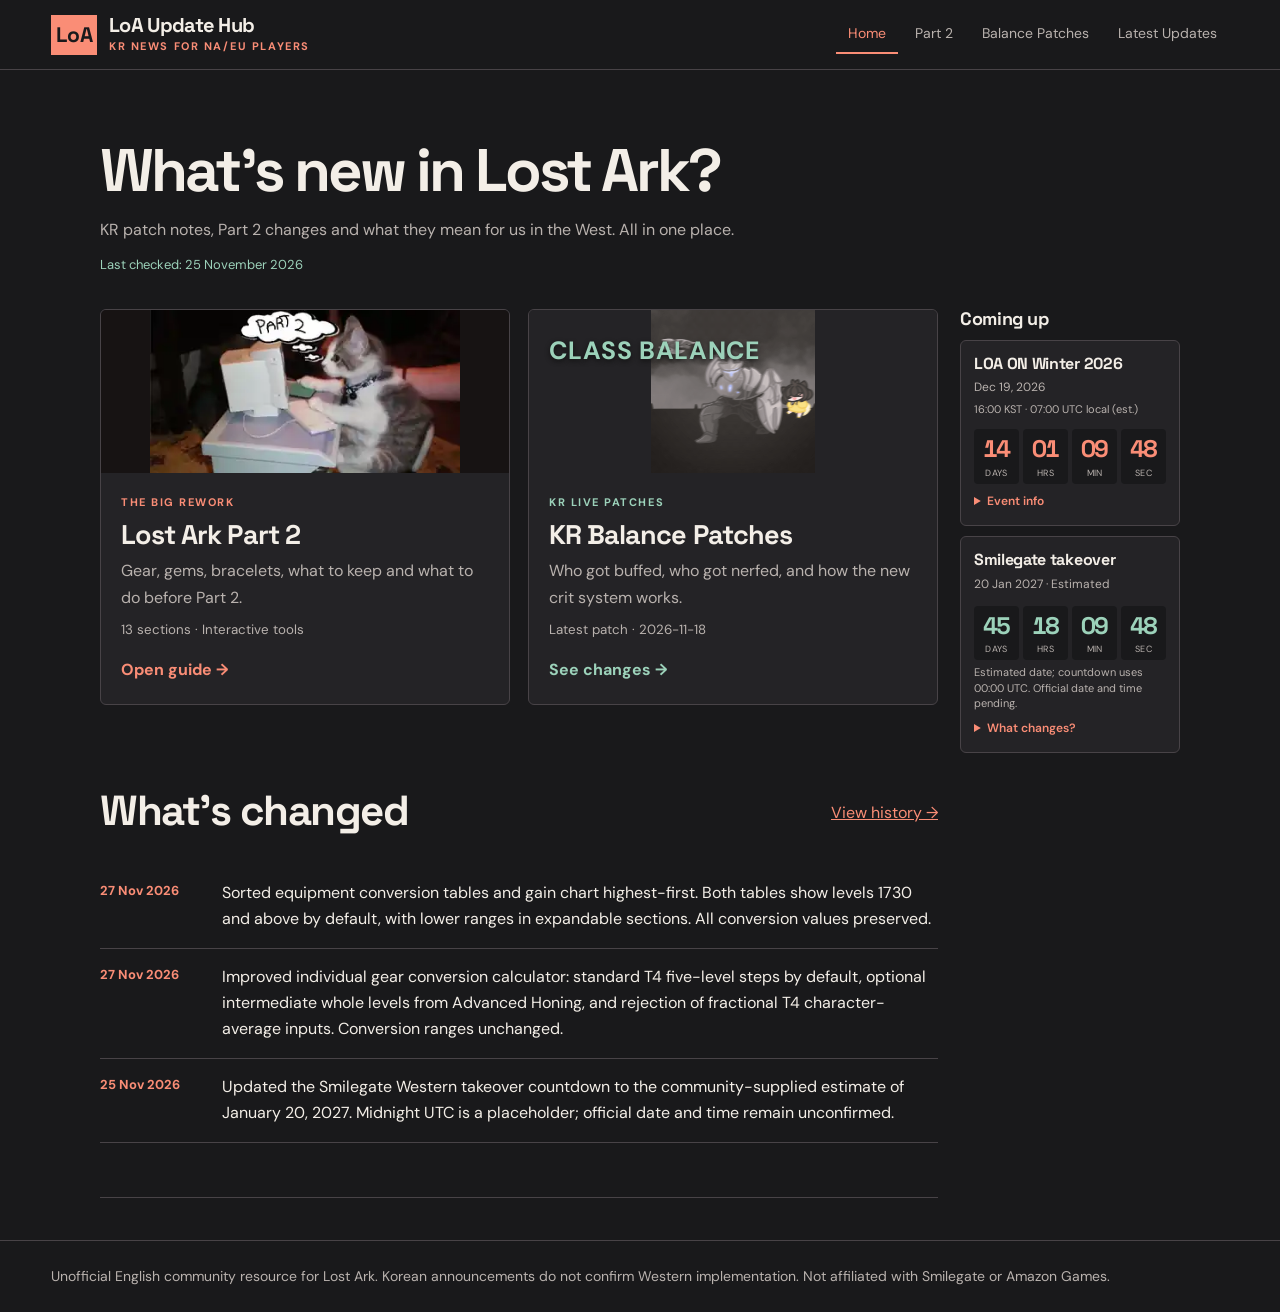
<file: index.html>
<!doctype html><html lang="en"><head><meta charset="utf-8"><meta name="viewport" content="width=device-width,initial-scale=1"><title>LoA Update Hub</title><meta name="description" content="Unofficial English translations and summaries of Korean Lost Ark developer notes for Western players. Part 2 guide, balance patches and update history."><meta property="og:type" content="website"><meta property="og:site_name" content="LoA Update Hub"><meta property="og:title" content="LoA Update Hub"><meta property="og:description" content="Unofficial English translations and summaries of Korean Lost Ark developer notes for Western players. Part 2 guide, balance patches and update history."><meta name="twitter:card" content="summary"><meta name="twitter:title" content="LoA Update Hub"><meta name="twitter:description" content="Unofficial English translations and summaries of Korean Lost Ark developer notes for Western players. Part 2 guide, balance patches and update history."><meta name="theme-color" content="#fa8d76"><link rel="preconnect" href="https://fonts.googleapis.com"><link rel="preconnect" href="https://fonts.gstatic.com" crossorigin><link rel="stylesheet" href="https://fonts.googleapis.com/css2?family=DM+Sans:wght@400;500;600;700&family=Space+Grotesk:wght@400;500;600;700&display=swap" media="print" onload="this.media='all'"><noscript><link rel="stylesheet" href="https://fonts.googleapis.com/css2?family=DM+Sans:wght@400;500;600;700&family=Space+Grotesk:wght@400;500;600;700&display=swap"></noscript><style id="site-styles" data-css-version="332e49f4f9a3">
:root{color-scheme:dark;--bg:#19191b;--panel:#242326;--raised:#2d2b2e;--ink:#f3eee7;--muted:#b9b2ae;--accent:#fa8d76;--line:#484347;--green:#9cd2ba;--violet:#c1adff}*{box-sizing:border-box}html{scroll-behavior:smooth;scroll-padding-top:100px}body{margin:0;background:var(--bg);color:var(--ink);font:16px/1.65 'DM Sans',system-ui,sans-serif}h1,h2,h3,.brand,.num{font-family:'Space Grotesk',system-ui,sans-serif;line-height:1.15;letter-spacing:-.035em}h1{font-size:clamp(44px,7vw,88px);margin:12px 0;letter-spacing:-.07em}h2{font-size:clamp(27px,3.6vw,42px);margin:8px 0 14px}h3{font-size:21px;margin:0 0 15px}a{color:var(--accent)}header{position:sticky;top:0;z-index:5;background:var(--bg);border-bottom:1px solid var(--line)}.mast{max-width:1440px;margin:auto;padding:14px clamp(18px,4vw,60px);display:flex;align-items:center;gap:14px}.mark{width:40px;height:40px;background:var(--accent);color:var(--bg);display:grid;place-items:center;font:700 29px 'Space Grotesk',sans-serif}.brand{font-size:20px;font-weight:700}.eyebrow{font-size:11px;font-weight:700;text-transform:uppercase;letter-spacing:.14em;color:var(--accent)}.muted,small{color:var(--muted)}.source{margin-left:auto;font-size:13px}.layout{max-width:1440px;margin:auto;display:grid;grid-template-columns:230px minmax(0,1fr);gap:48px;padding:36px clamp(18px,4vw,60px)}aside{position:sticky;top:100px;align-self:start;max-height:calc(100vh - 120px);overflow:auto;padding-right:8px}nav a{display:block;color:var(--muted);font-size:14px;line-height:1.4;padding:9px 10px;text-decoration:none;border-left:2px solid transparent}nav a:hover,nav a:focus-visible{color:var(--accent);background:var(--panel);border-left-color:var(--accent)}input,select{font:inherit;color:var(--ink);background:var(--bg);border:1px solid var(--line);padding:12px;border-radius:5px;width:100%}input[type=search]{margin:10px 0}input[type=checkbox]{width:auto;accent-color:var(--accent)}:focus-visible{outline:2px solid var(--accent);outline-offset:3px}.hero{padding:14px 0 24px}.stats{display:grid;grid-template-columns:repeat(3,minmax(0,1fr));gap:12px;margin:24px 0}.stat,.metric,.visual,.node{background:var(--panel);border:1px solid var(--line);padding:18px}.num{font-size:clamp(25px,4vw,42px);font-weight:700;color:var(--accent)}.stat .num{display:block}.notice{border-left:3px solid var(--accent);padding:12px 16px;background:var(--panel);font-size:14px}.chapter{border-bottom:1px solid var(--line);padding:38px 0}.chapter p{max-width:82ch}.visual{margin:22px 0 0;padding:clamp(14px,3vw,25px);border-radius:5px}.visual small{display:block;margin-top:12px}.tablewrap{overflow-x:auto;margin:18px 0 0}table{width:100%;border-collapse:collapse;text-align:left;font-size:15px}th,td{padding:12px 10px;vertical-align:top;border-bottom:1px solid var(--line)}th{color:var(--muted);font-size:12px;letter-spacing:.05em;text-transform:uppercase}td:last-child{color:#f5b3a4}.subtable{margin-top:25px}.grid2,.grid3,.grid4{display:grid;gap:10px}.grid2{grid-template-columns:repeat(2,minmax(0,1fr))}.grid3{grid-template-columns:repeat(3,minmax(0,1fr))}.grid4{grid-template-columns:repeat(4,minmax(0,1fr))}.node{padding:12px;text-align:center;background:var(--bg);border-radius:5px;min-width:0}.node strong{display:block;color:var(--ink)}.node .num{font-size:24px}.arrow{font-size:24px;text-align:center;color:var(--accent);line-height:1.5}.equipment{display:grid;grid-template-columns:1fr minmax(50px,130px) 1fr;gap:12px;align-items:center}.slot{border:1px solid var(--line);padding:8px;margin:6px 0;background:var(--bg);border-radius:4px;font-size:14px}.slot.new{border-color:var(--accent);color:var(--accent)}.equipment svg{width:100%;height:auto}.chartrow{display:grid;grid-template-columns:92px 1fr 50px;gap:10px;align-items:center;margin:10px 0;font-variant-numeric:tabular-nums}.track{height:12px;background:var(--bg);border:1px solid var(--line);border-radius:3px;overflow:hidden}.fill{height:100%;background:var(--accent)}.metric{padding:12px;background:var(--bg);border-radius:4px}.metric small{margin:0}.metric .num{font-size:clamp(22px,3vw,32px)}.metrics{margin:14px 0}.stone-row{display:grid;grid-template-columns:110px repeat(5,minmax(0,1fr));gap:5px;align-items:center;margin:8px 0;font-size:13px}.stone{padding:8px 2px;background:var(--bg);text-align:center;border:1px solid var(--line);border-radius:4px;font-weight:700}.stone.active{background:#335044;color:#d6f5e4;border-color:#527566}.stone.partial{background:#514348;color:#ffd0c5;border-color:#805c59}.gem-icon{font-size:23px;color:var(--violet);letter-spacing:3px}.bound{color:var(--muted)}.task{display:flex;gap:12px;align-items:flex-start;padding:11px 0;border-bottom:1px solid var(--line)}.task input{margin-top:7px}.task:has(input:checked) span{color:var(--muted);text-decoration:line-through}.history p{padding:10px 0;border-bottom:1px solid var(--line)}footer{max-width:1440px;margin:auto;padding:24px clamp(18px,4vw,60px);font-size:14px;color:var(--muted)}details summary{cursor:pointer;color:var(--accent);font-weight:600}[hidden]{display:none!important}@media(max-width:850px){.layout{grid-template-columns:1fr;gap:20px}aside{position:static;max-height:none}nav{display:grid;grid-template-columns:1fr 1fr}.hero{padding-top:0}.source{display:none}}@media(max-width:500px){.stats{gap:5px}.stat{padding:10px}.stat .num{font-size:23px}.grid4{grid-template-columns:repeat(2,minmax(0,1fr))}.grid3{grid-template-columns:repeat(2,minmax(0,1fr))}.equipment{gap:5px}.slot{padding:5px;font-size:12px}.stone-row{grid-template-columns:85px repeat(5,minmax(0,1fr));gap:3px;font-size:12px}.chartrow{grid-template-columns:70px 1fr 40px}.chapter{padding:28px 0}th,td{padding:8px;font-size:13px}}
@media(max-width:500px){.brand{font-size:16px}.mast .eyebrow{font-size:10px;letter-spacing:.08em}.mark{flex-shrink:0}}
.update-note{border:1px solid var(--line);border-left:3px solid var(--green);background:var(--panel);padding:14px 18px;margin:20px 0}.update-note .eyebrow{color:var(--green)}.update-note p{margin:5px 0 0;color:var(--ink);font-size:14px}
.chapter > h3{margin-top:24px}#balance-filter{margin:8px 0 12px;max-width:320px}
.balance-tabs{display:flex;flex-wrap:wrap;gap:8px;margin:18px 0}.balance-tabs button{font:inherit;font-size:14px;padding:10px 14px;background:var(--panel);color:var(--ink);border:1px solid var(--line);border-radius:4px;cursor:pointer}.balance-tabs button.active{color:var(--bg);background:var(--accent);border-color:var(--accent);font-weight:700}.balance-filters{display:grid;grid-template-columns:repeat(2,minmax(0,1fr));gap:12px;margin:12px 0 20px}.balance-filters select{margin-top:5px}#balance .tablewrap{max-width:100%}#balance .tablewrap table{min-width:540px}#balance h3{margin-top:18px}
.balance-legend{display:flex;flex-wrap:wrap;gap:8px;margin:12px 0}.balance-label{display:inline-block;font-weight:700;font-size:13px;line-height:1.4;padding:3px 7px;border-radius:4px;background:var(--raised);color:var(--muted);white-space:normal}.balance-label.buff{color:#b5ead0;background:#293e34}.balance-label.nerf{color:#ffb4a5;background:#482e30}.balance-label.mixed{color:#d8c8ff;background:#3b334d}.balance-label.unknown{color:var(--muted);background:transparent}.cumulative-table{min-width:560px!important}.cumulative-table td{min-width:116px}.cumulative-table td small{display:block;margin-top:5px;font-size:12px;line-height:1.45}.cumulative-table td:nth-child(n+3){width:32%;min-width:150px}
.task-copy{display:block;flex:1}.task-copy strong{display:block;font-weight:700;margin-bottom:3px}.task-detail{display:block;font-size:14px;color:var(--muted);line-height:1.6}.source-note{font-size:13px;color:var(--muted)}


/* Hub layout */
.hub-mast{flex-wrap:wrap;gap:12px}.hub-brand{display:flex;align-items:center;gap:12px;text-decoration:none;color:var(--ink)}.hub-brand .mark{width:46px;flex-shrink:0;font-size:21px}.hub-nav{display:flex;flex-wrap:wrap;gap:5px;margin-left:auto;align-items:center}.hub-nav a{border:0;border-bottom:2px solid transparent;border-radius:0;padding:9px 12px;font-size:14px}.hub-nav a[aria-current=page]{color:var(--accent);border-bottom-color:var(--accent)}.hub-main{max-width:1200px;margin:auto;padding:42px clamp(18px,5vw,60px)}.hub-hero{padding:18px 0 30px}.hub-hero h1{font-size:clamp(40px,6.5vw,76px);max-width:16ch}.hub-hero p{max-width:75ch}.review-line{color:var(--green);font-size:13px}.hub-cards{display:grid;grid-template-columns:repeat(2,minmax(0,1fr));gap:18px;margin:12px 0 36px}.hub-card{display:flex;flex-direction:column;background:var(--panel);border:1px solid var(--line);border-radius:6px;overflow:hidden;color:var(--ink);text-decoration:none;transition:border-color .15s,transform .15s}.hub-card:hover{border-color:var(--accent);transform:translateY(-2px)}.hub-card.balance-card:hover{border-color:var(--green)}.hub-card svg{width:100%;height:auto;display:block}.hub-card-body{padding:20px;display:flex;flex:1;flex-direction:column;gap:8px}.hub-card-body h2{font-size:27px;margin:0}.hub-card-body p{margin:0;color:var(--muted)}.hub-card-body .card-action{margin-top:auto;padding-top:8px;color:var(--accent);font-weight:700}.balance-card .eyebrow,.balance-card .card-action{color:var(--green)}.update-head{display:flex;align-items:center;justify-content:space-between;gap:12px}.update-list{padding:0;list-style:none}.update-list li{border-bottom:1px solid var(--line);padding:15px 0;display:grid;grid-template-columns:110px 1fr;gap:12px}.update-list time{color:var(--accent);font-size:13px;font-weight:700}.page-intro{max-width:78ch;color:var(--muted)}.hub-main .chapter:first-child{padding-top:0}.hub-main #balance>h2{font-size:clamp(36px,5vw,64px)}.hub-main #balance .balance-tabs{margin-top:26px}.hub-main .balance-tabs button{flex:0 1 auto}.hub-main .balance-filters{max-width:700px}.hub-main #balance .tablewrap{overflow-x:auto}.hub-main #balance .tablewrap table{min-width:580px}.hub-main .tablewrap td{overflow-wrap:break-word}.hub-footer{border-top:1px solid var(--line)}@media(max-width:850px){.hub-nav{margin-left:0;width:100%;display:flex}.hub-nav a{padding:7px 10px}.hub-main{padding-top:24px}.hub-mast{padding-top:10px;padding-bottom:8px}html{scroll-padding-top:145px}.layout aside{top:150px}}@media(max-width:600px){.hub-cards{grid-template-columns:1fr}.hub-main{padding:22px 18px}.hub-nav{gap:1px}.hub-nav a{font-size:12px;padding:7px 8px}.update-list li{grid-template-columns:85px 1fr;gap:8px}.hub-card-body{padding:16px}.hub-brand .brand{font-size:18px}.hub-brand .eyebrow{font-size:10px}.hub-main #balance .balance-filters{grid-template-columns:1fr 1fr}}@media(prefers-reduced-motion:reduce){html{scroll-behavior:auto}.hub-card{transition:none}.hub-card:hover{transform:none}}

/* Compact early-roadmap visuals and grouped guide navigation */
#nav .nav-group{margin:8px 0 15px;display:flex;flex-direction:column;gap:2px}#nav .nav-group[hidden],#nav a[hidden]{display:none!important}#nav .nav-group-title{display:block;color:var(--accent);font-size:10px;font-weight:700;letter-spacing:.085em;text-transform:uppercase;padding:6px 8px}#nav .nav-group a{font-size:13px;line-height:1.4;padding:5px 8px}.early-visual{margin:20px 0}.early-grid{display:grid;gap:10px;grid-template-columns:repeat(2,minmax(0,1fr));margin:10px 0}.early-grid-3{grid-template-columns:repeat(3,minmax(0,1fr))}.early-card{background:var(--bg);border:1px solid var(--line);border-top:2px solid var(--accent);border-radius:5px;padding:12px;min-width:0;display:flex;flex-direction:column;gap:6px}.early-color-0{border-top-color:var(--green)}.early-color-2{border-top-color:var(--violet)}.early-card>strong{font-size:15px;line-height:1.3}.early-subtitle{font-size:13px;color:var(--green);font-weight:600}.early-detail,.early-card small{font-size:12px;line-height:1.55;color:var(--muted)}.early-visual>small{font-size:11px;line-height:1.5}.early-visual h4{margin:15px 0 5px;font-size:14px}.season-slots{display:grid;grid-template-columns:repeat(8,minmax(0,1fr));gap:3px}.season-slots span,.early-ranks span{background:var(--raised);text-align:center;color:var(--accent);font-size:13px;border-radius:3px;padding:3px 0}.early-color-0 .season-slots span{color:var(--green)}.early-ranks{display:grid;grid-template-columns:repeat(7,minmax(0,1fr));gap:4px;margin:10px 0}.early-ranks span{color:var(--green);font-weight:700}.early-details{margin:12px 0;padding:10px;border:1px solid var(--line);border-radius:5px}.early-details summary{font-size:13px;cursor:pointer;color:var(--accent)}.early-details p{font-size:12px;margin:8px 0;color:var(--muted)}@media(max-width:720px){.early-grid-3{grid-template-columns:1fr}}@media(max-width:420px){.early-grid-2{grid-template-columns:1fr}}
</style><script>(function(){var h=location.hash.slice(1);if(!h||h==='top'||h==='latest')return;var route=h==='balance'?'balance/':h==='history'||h==='updates'?'updates/':['overview','equipment','conversion','materials','sidereal','accessories','stones','gems','combat','raids','life','checklist','impact','sources','calculators'].includes(h)?'part-2/':null;if(route)location.replace(route+location.search+(route==='part-2/'?(h==='calculators'?'#conversion':location.hash):''));})();</script><style>
.home-grid{display:grid;grid-template-columns:minmax(0,1fr) 220px;gap:22px;align-items:start}.home-content{min-width:0}.home-content .hub-cards{margin-top:0}.hub-hero{padding:12px 0 24px}.hub-hero h1{font-size:clamp(36px,5vw,60px);max-width:none;letter-spacing:-.05em}.hub-hero p{margin:10px 0}.milestones{min-width:0;align-self:start;position:static;padding:0;margin:0;background:none;border:0;width:auto}.milestones>h2{font-size:18px;margin:0 0 10px;letter-spacing:-.02em}.milestone-grid{display:grid;gap:10px}.milestone{border:1px solid var(--line);background:var(--panel);padding:13px;border-radius:6px;min-width:0}.milestone h3{font-size:16px;margin:0 0 4px;line-height:1.3;letter-spacing:-.02em}.milestone-date{font-size:12px;color:var(--muted);margin:0}.milestone-clock{display:flex;align-items:baseline;gap:7px;margin:8px 0 4px}.milestone-clock strong{font-family:'Space Grotesk',sans-serif;font-size:30px;line-height:1;color:var(--accent);font-variant-numeric:tabular-nums}.milestone-clock span{font-size:11px;line-height:1.35;color:var(--muted)}.milestone-west .milestone-clock strong{color:var(--green)}.milestone details{margin-top:8px;border:0;padding:0;background:none}.milestone summary{cursor:pointer;color:var(--accent);font-size:12px}.milestone details p,.milestone details ul{font-size:12px;line-height:1.5;color:var(--muted);margin:8px 0}.milestone details ul{padding-left:17px}.milestone .event-source a{display:block;margin:3px 0}.milestone .event-status{font-size:11px;line-height:1.4;color:var(--muted);margin:5px 0}.home-content .hub-card-body h2{font-size:clamp(21px,2.2vw,27px)}@media(max-width:850px){.home-grid{grid-template-columns:1fr;gap:18px}.milestone-grid{grid-template-columns:repeat(2,minmax(0,1fr))}.home-content .hub-cards{margin-bottom:22px}}@media(max-width:420px){.milestone-grid{grid-template-columns:1fr}}
.event-time{display:block;color:var(--muted);font-size:11px;margin-top:2px}.live-clock{display:grid;grid-template-columns:repeat(4,minmax(0,1fr));gap:4px;margin:11px 0 5px;align-items:stretch}.live-clock .time-cell{padding:6px 1px 5px;border-radius:4px;background:var(--bg);text-align:center;min-width:0}.live-clock strong{display:block;font-size:clamp(19px,2vw,24px);line-height:1.15;letter-spacing:-.05em;font-variant-numeric:tabular-nums}.live-clock span{display:block;font-size:9px;text-transform:uppercase;letter-spacing:.035em;margin-top:4px}.milestone .event-status[hidden]{display:none}
</style></head><body data-page="home" data-root="./"><header><div class="mast hub-mast"><a class="hub-brand" href="./"><div class="mark" aria-hidden="true">LoA</div><div><div class="brand">LoA Update Hub</div><div class="eyebrow">KR news for NA/EU players</div></div></a><nav class="hub-nav" aria-label="Main navigation"><a href="./" aria-current="page">Home</a><a href="./part-2/">Part 2</a><a href="./balance/">Balance Patches</a><a href="./updates/">Latest Updates</a></nav></div></header><main class="hub-main" id="top"><div class="hub-hero"><h1>What’s new in Lost Ark?</h1><p class="muted">KR patch notes, Part 2 changes and what they mean for us in the West. All in one place.</p><p class="review-line">Last checked: <span id="review-date">Loading…</span></p></div><div class="home-grid"><div class="home-content"><div class="hub-cards"><a class="hub-card" href="part-2/"><div style="aspect-ratio:600/240;width:100%;overflow:hidden;background:#171313"><img src="[data-uri]" alt="Cat using a computer, thinking about Part 2" style="display:block;width:100%;height:100%;object-fit:contain"></div><div class="hub-card-body"><div class="eyebrow">The big rework</div><h2>Lost Ark Part 2</h2><p>Gear, gems, bracelets, what to keep and what to do before Part 2.</p><small id="guide-count">13 sections · Interactive tools</small><span class="card-action">Open guide →</span></div></a><a class="hub-card balance-card" href="balance/"><div style="position:relative;width:100%;aspect-ratio:600/240;background:#242326;overflow:hidden"><img src="./aeromancer.gif?v=1" alt="Animated Aeromancer and armored knight" style="display:block;width:100%;height:100%;object-fit:contain"><span style="position:absolute;top:12%;left:5%;font-size:clamp(14px,2.3vw,25px);font-weight:700;letter-spacing:.025em;color:#9cd2ba;text-shadow:0 2px 5px #111">CLASS BALANCE</span></div><div class="hub-card-body"><div class="eyebrow">KR live patches</div><h2>KR Balance Patches</h2><p>Who got buffed, who got nerfed, and how the new crit system works.</p><small id="patch-date">Patch history · Class filters</small><span class="card-action">See changes →</span></div></a></div><section class="chapter" id="latest"><div class="update-head"><h2>What’s changed</h2><a href="updates/">View history →</a></div><div id="revisions"><p>Loading updates…</p></div></section></div><aside class="milestones" aria-labelledby="milestones-title"><h2 id="milestones-title">Coming up</h2><div class="milestone-grid">
<article class="milestone"><h3>LOA ON Winter 2026</h3><p class="milestone-date"><time datetime="2026-12-19T16:00:00+09:00">Dec 19, 2026</time><span class="event-time" id="winter-local">16:00 KST (estimated)</span></p><div class="milestone-clock live-clock" id="winter-clock" data-target="2026-12-19T16:00:00+09:00" role="timer" aria-label="Time remaining"><div class="time-cell"><strong id="winter-d">--</strong><span>Days</span></div><div class="time-cell"><strong id="winter-h">--</strong><span>Hrs</span></div><div class="time-cell"><strong id="winter-m">--</strong><span>Min</span></div><div class="time-cell"><strong id="winter-s">--</strong><span>Sec</span></div></div><p id="winter-status" class="event-status" hidden></p><details><summary>Event info</summary><p>KINTEX, Ilsan, South Korea. The date is announced; the start time is an estimate based on prior winter events: 2021 at 14:00, 2022 at 15:00, 2023 and 2024 at 16:00, and 2025 at 18:00 (all KST). Using 16:00 KST for now. This is the showcase, not the Part 2 launch.</p><p class="event-source"><a href="https://newsroom.smilegate.com/bbs/board.php?bo_table=inpr&amp;wr_id=247">Smilegate newsroom ↗</a><a href="https://www.inven.co.kr/webzine/news/?news=323100&amp;site=lostark">Broadcast recap ↗</a><a href="https://www.inven.co.kr/board/lostark/4820/5282?iskin=lostark&amp;p=11">2023 event schedule ↗</a><a href="https://www.inven.co.kr/webzine/news/?news=300831">2024 event schedule ↗</a><a href="https://newsroom.smilegate.com/bbs/board.php?bo_table=news&amp;wr_id=2117">2025 official schedule ↗</a><a href="https://www.inven.co.kr/webzine/news/?news=278440">2022 event schedule ↗</a><a href="https://m.inven.co.kr/webzine/wznews.php?idx=266434&amp;l=142930&amp;p=26&amp;site=lostark">2021 event recap ↗</a></p></details></article>
<article class="milestone milestone-west"><h3>Smilegate takeover</h3><p class="milestone-date">20 Jan 2027 · Estimated</p><div class="milestone-clock live-clock" id="west-clock" data-target="2027-01-20T00:00:00Z" role="timer" aria-label="Time remaining"><div class="time-cell"><strong id="west-d">--</strong><span>Days</span></div><div class="time-cell"><strong id="west-h">--</strong><span>Hrs</span></div><div class="time-cell"><strong id="west-m">--</strong><span>Min</span></div><div class="time-cell"><strong id="west-s">--</strong><span>Sec</span></div></div><p id="west-status" class="event-status" hidden></p><p class="event-status">Estimated date; countdown uses 00:00 UTC. Official date and time pending.</p><details><summary>What changes?</summary><p>Smilegate takes over from Amazon Games. The game continues, with plans to gradually close the KR–West update gap.</p><ul><li>Steam accounts, characters, inventory, progression, entitlements and wallet balances carry over for players who did not opt out.</li><li>First login requires linking Steam and accepting Smilegate's Terms of Service.</li><li>Claim wanted mail attachments before maintenance; mail text and chat history do not transfer.</li><li>Lost Ark Support lists November 10, 2026 as the opt-out deadline.</li></ul><p class="event-source"><a href="https://www.playlostark.com/en-us/news/articles/lost-ark-in-the-west">AGS announcement ↗</a><a href="https://store.onstove.com/newadventure">Smilegate letter ↗</a><a href="https://help.playlostark.com/hc/en-us/articles/53804334641307-Data-Transfer-Opt-Out-Opt-Out-Period-Closed">Opt-out info ↗</a></p></details></article></div></aside></div></main><footer class="hub-footer">Unofficial English community resource for Lost Ark. Korean announcements do not confirm Western implementation. Not affiliated with Smilegate or Amazon Games.</footer><script defer src="./app.js?v=a0fa0878231a"></script><script>(function(){const ids=['winter','west'];const target=id=>Date.parse(document.getElementById(id+'-clock').dataset.target);const parts=(end,now)=>{const seconds=Math.max(0,Math.ceil((end-now)/1000));return [Math.floor(seconds/86400),Math.floor(seconds%86400/3600),Math.floor(seconds%3600/60),seconds%60]};const pad=n=>String(n).padStart(2,'0');const date=new Date(target('winter'));const fmt=new Intl.DateTimeFormat(undefined,{hour:'2-digit',minute:'2-digit',timeZoneName:'short',hourCycle:'h23'});const local=document.getElementById('winter-local');local.textContent='16:00 KST · '+fmt.format(date)+' local (est.)';local.title=new Intl.DateTimeFormat(undefined,{dateStyle:'full',timeStyle:'short'}).format(date)+' · estimated start';function update(){const now=Date.now();ids.forEach(id=>{const end=target(id),values=parts(end,now);['d','h','m','s'].forEach((unit,i)=>{const el=document.getElementById(id+'-'+unit);const value=pad(values[i]);if(el.textContent!==value)el.textContent=value});const status=document.getElementById(id+'-status');status.hidden=now<end;if(!status.hidden)status.textContent=id==='winter'?'Estimated start time reached; check the official schedule.':'Estimated takeover date reached; check official announcements.'})}update();setInterval(update,1000);document.addEventListener('visibilitychange',update)})();</script></body></html>
</file>
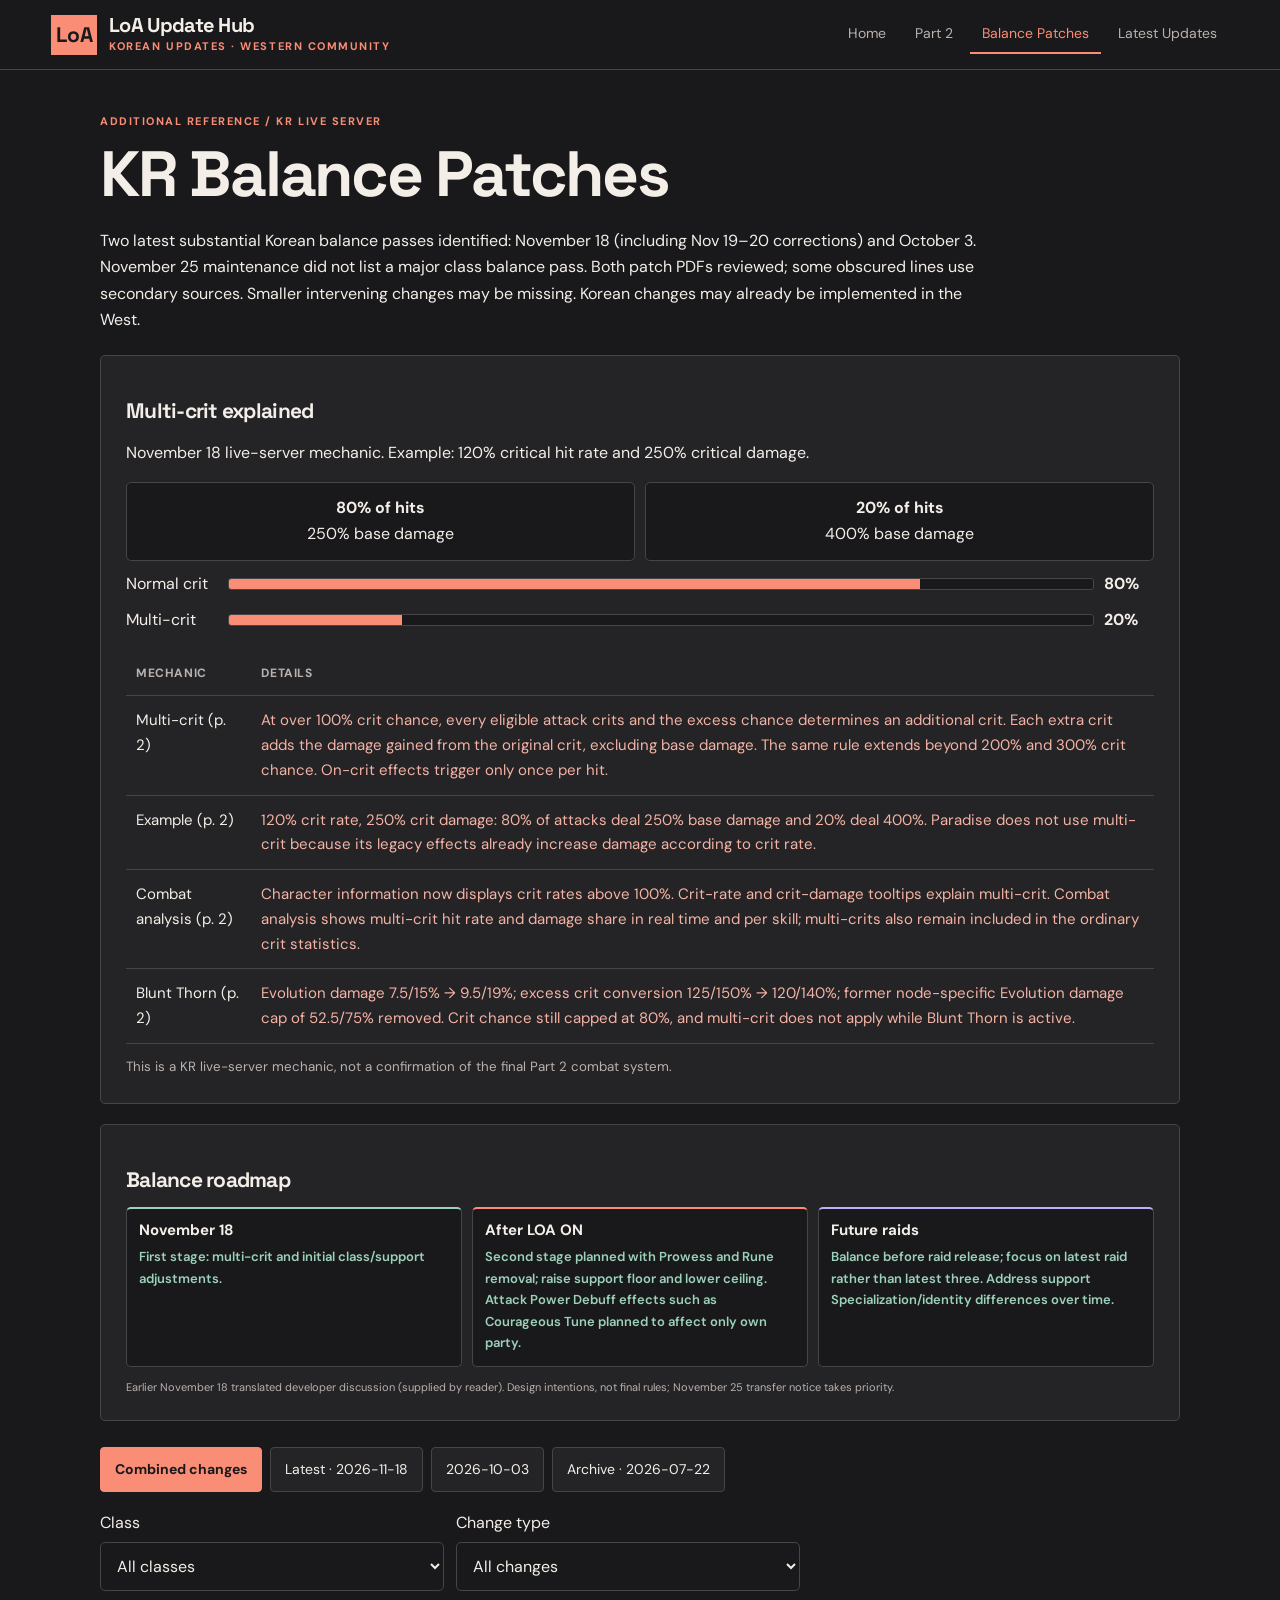
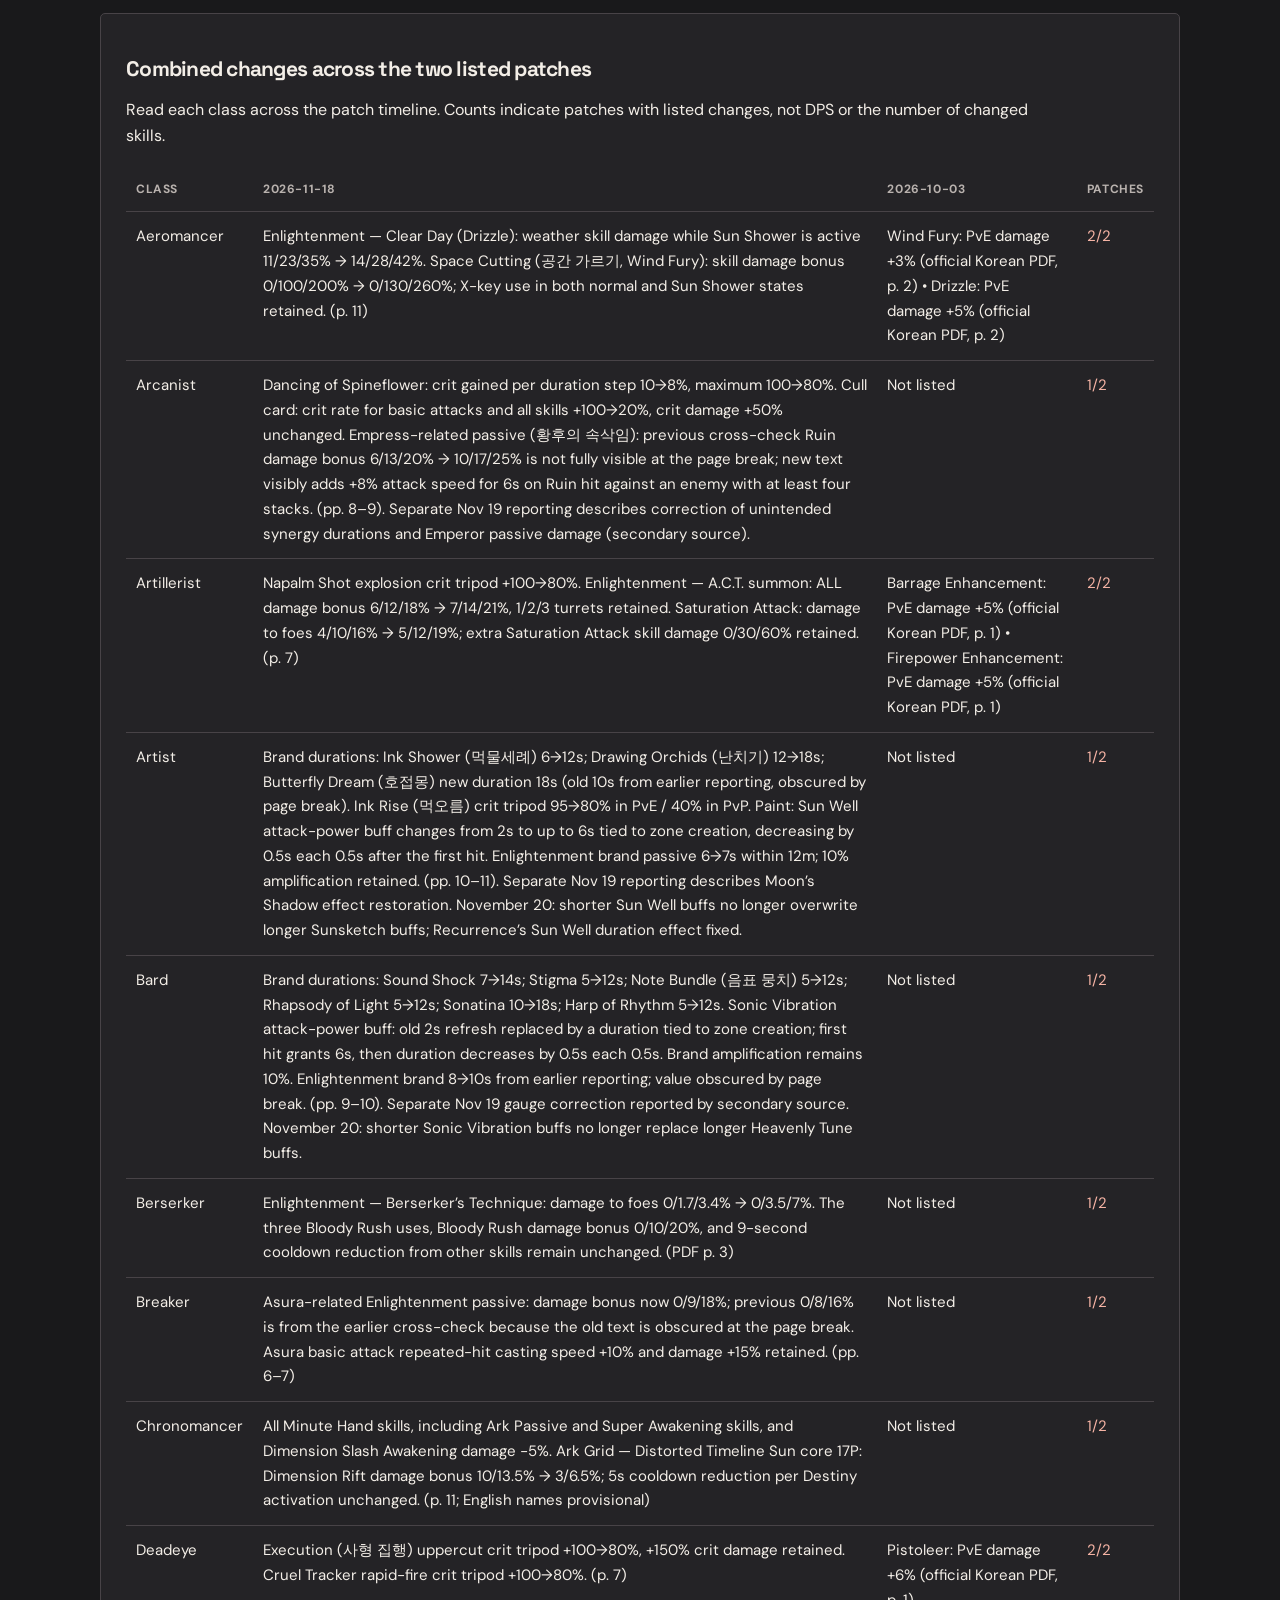
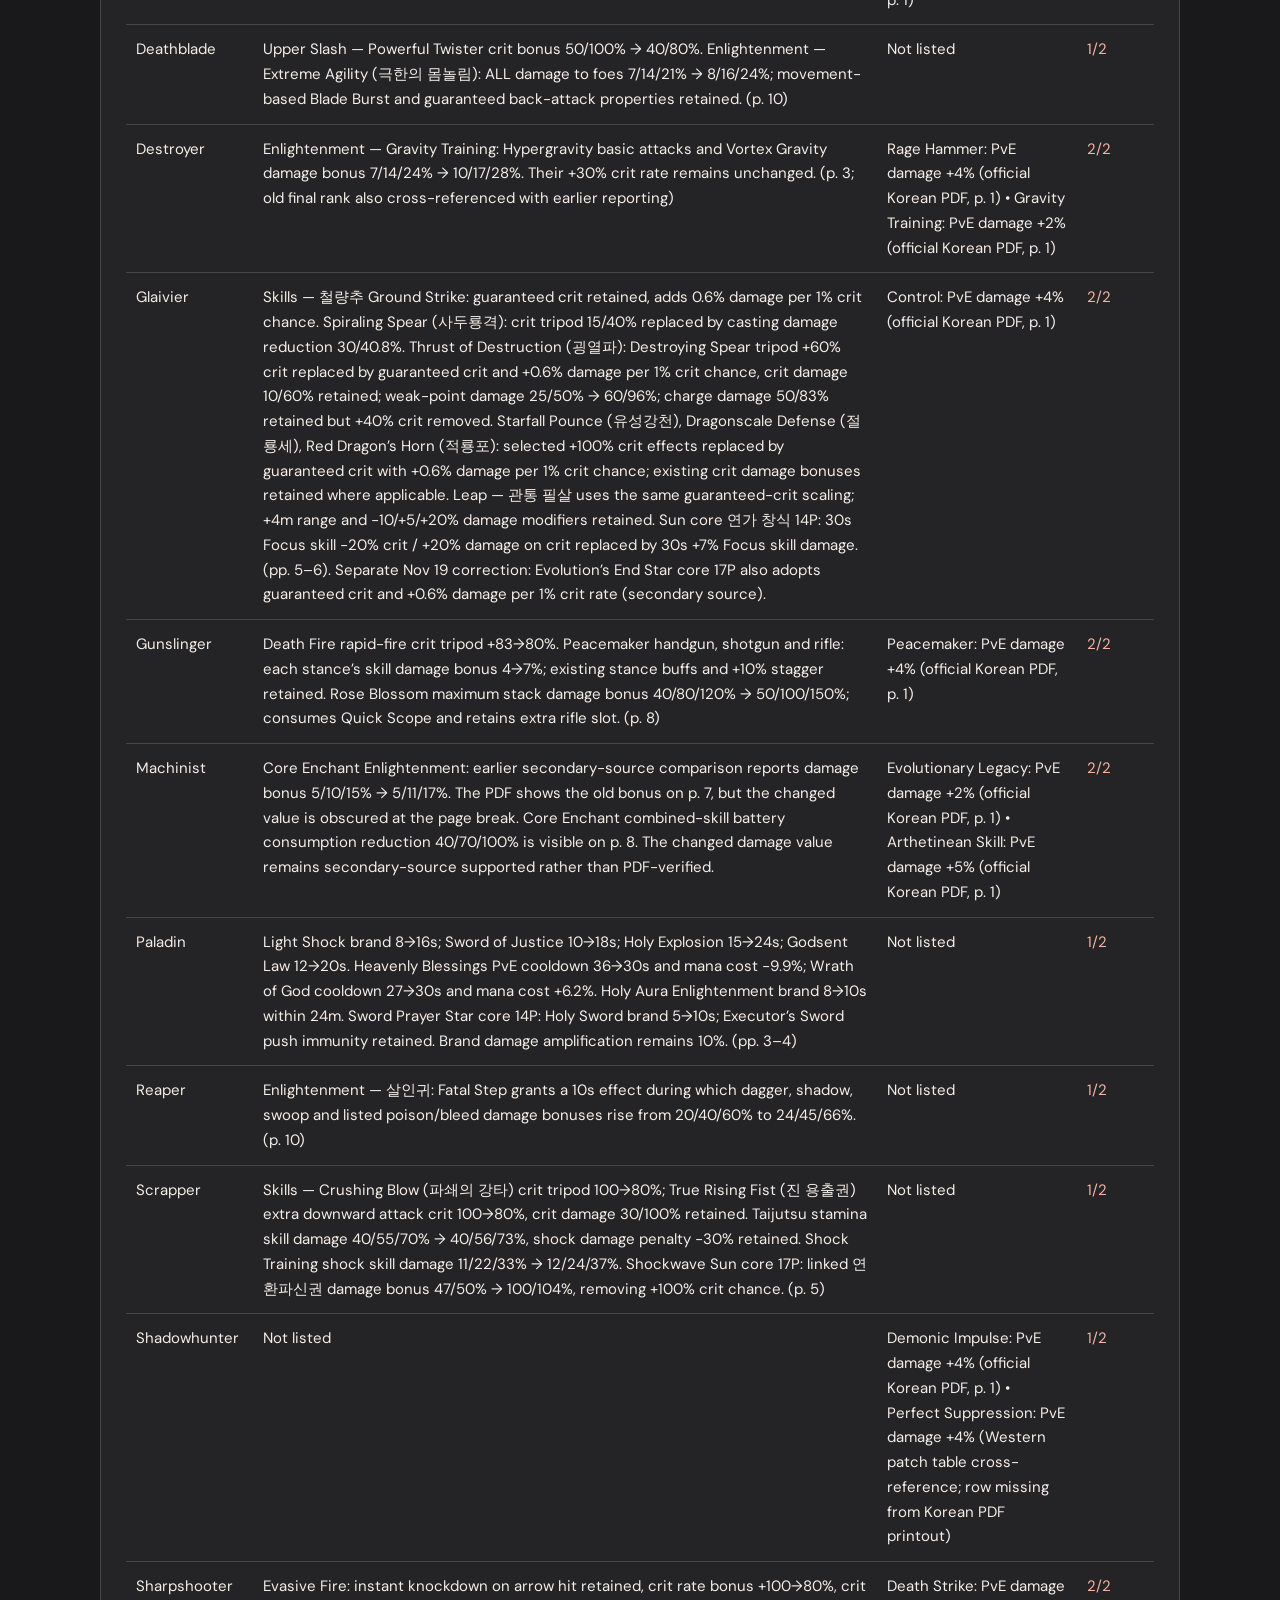
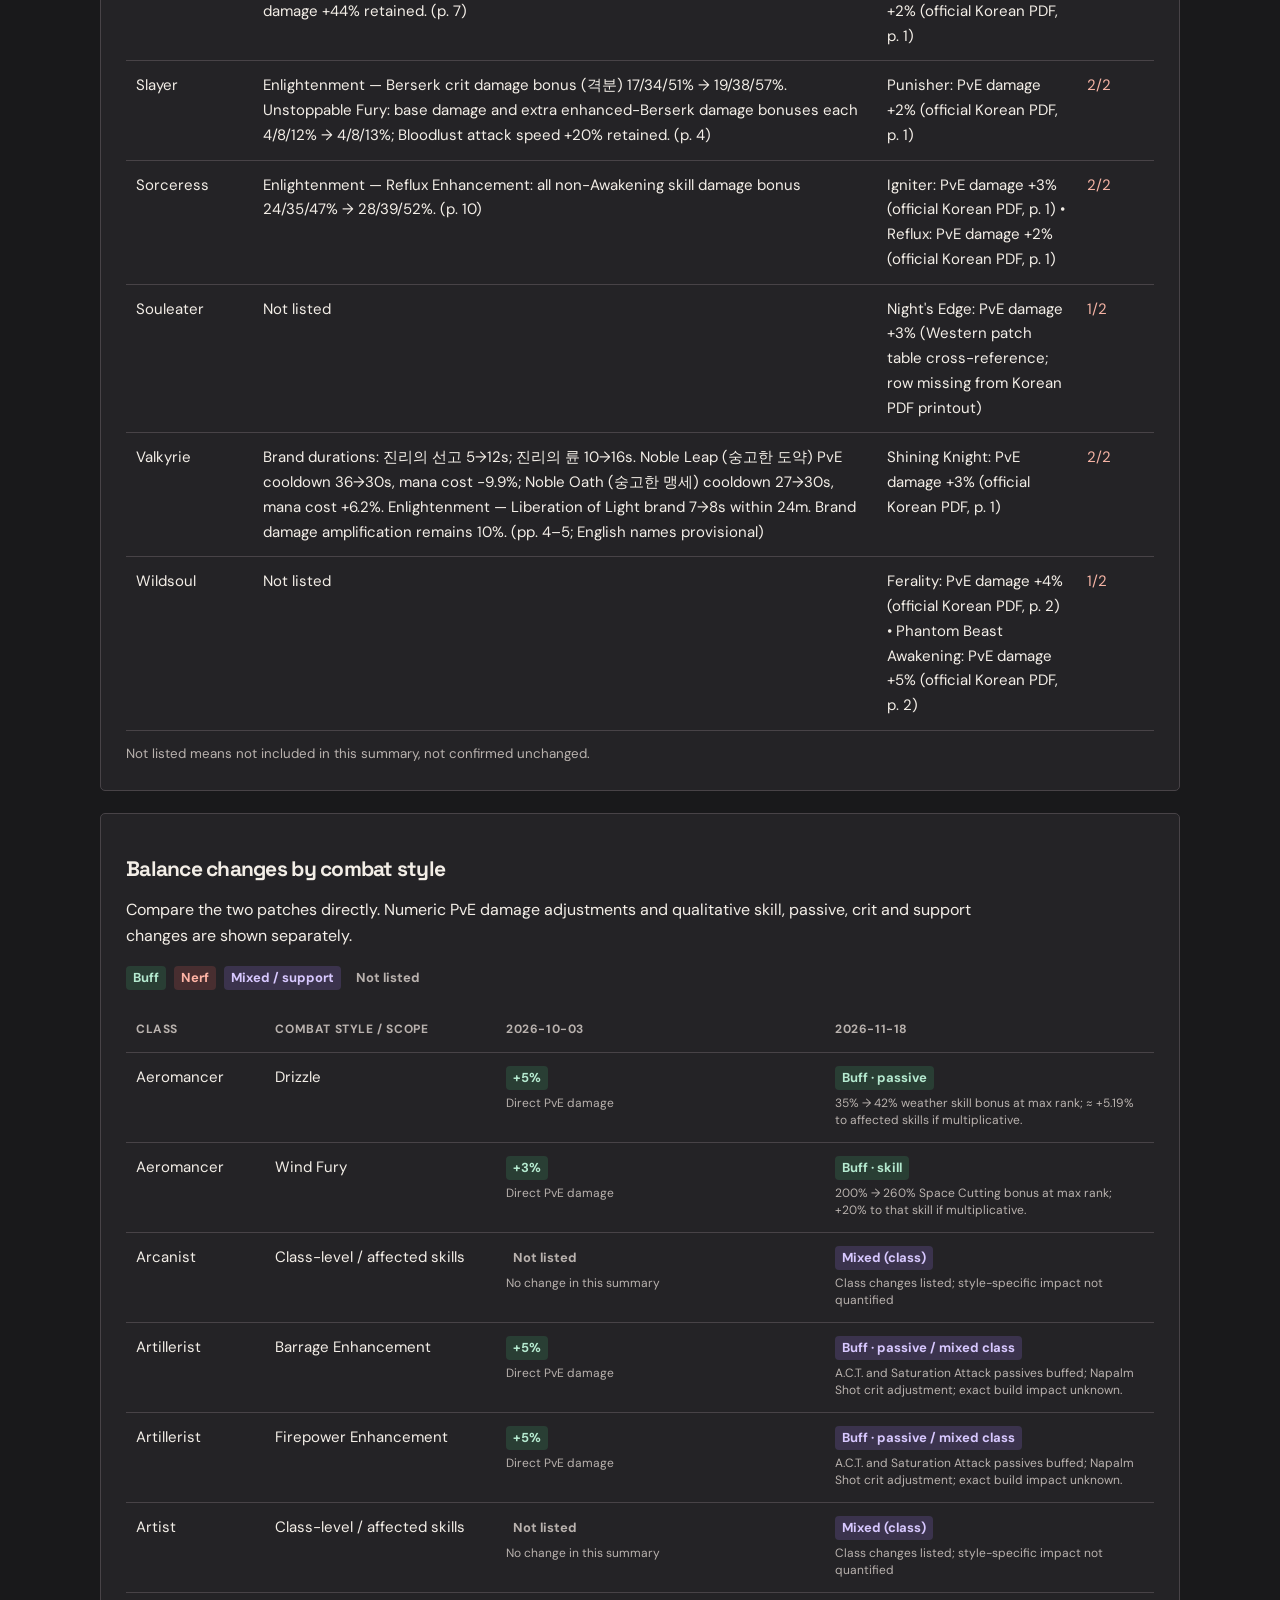
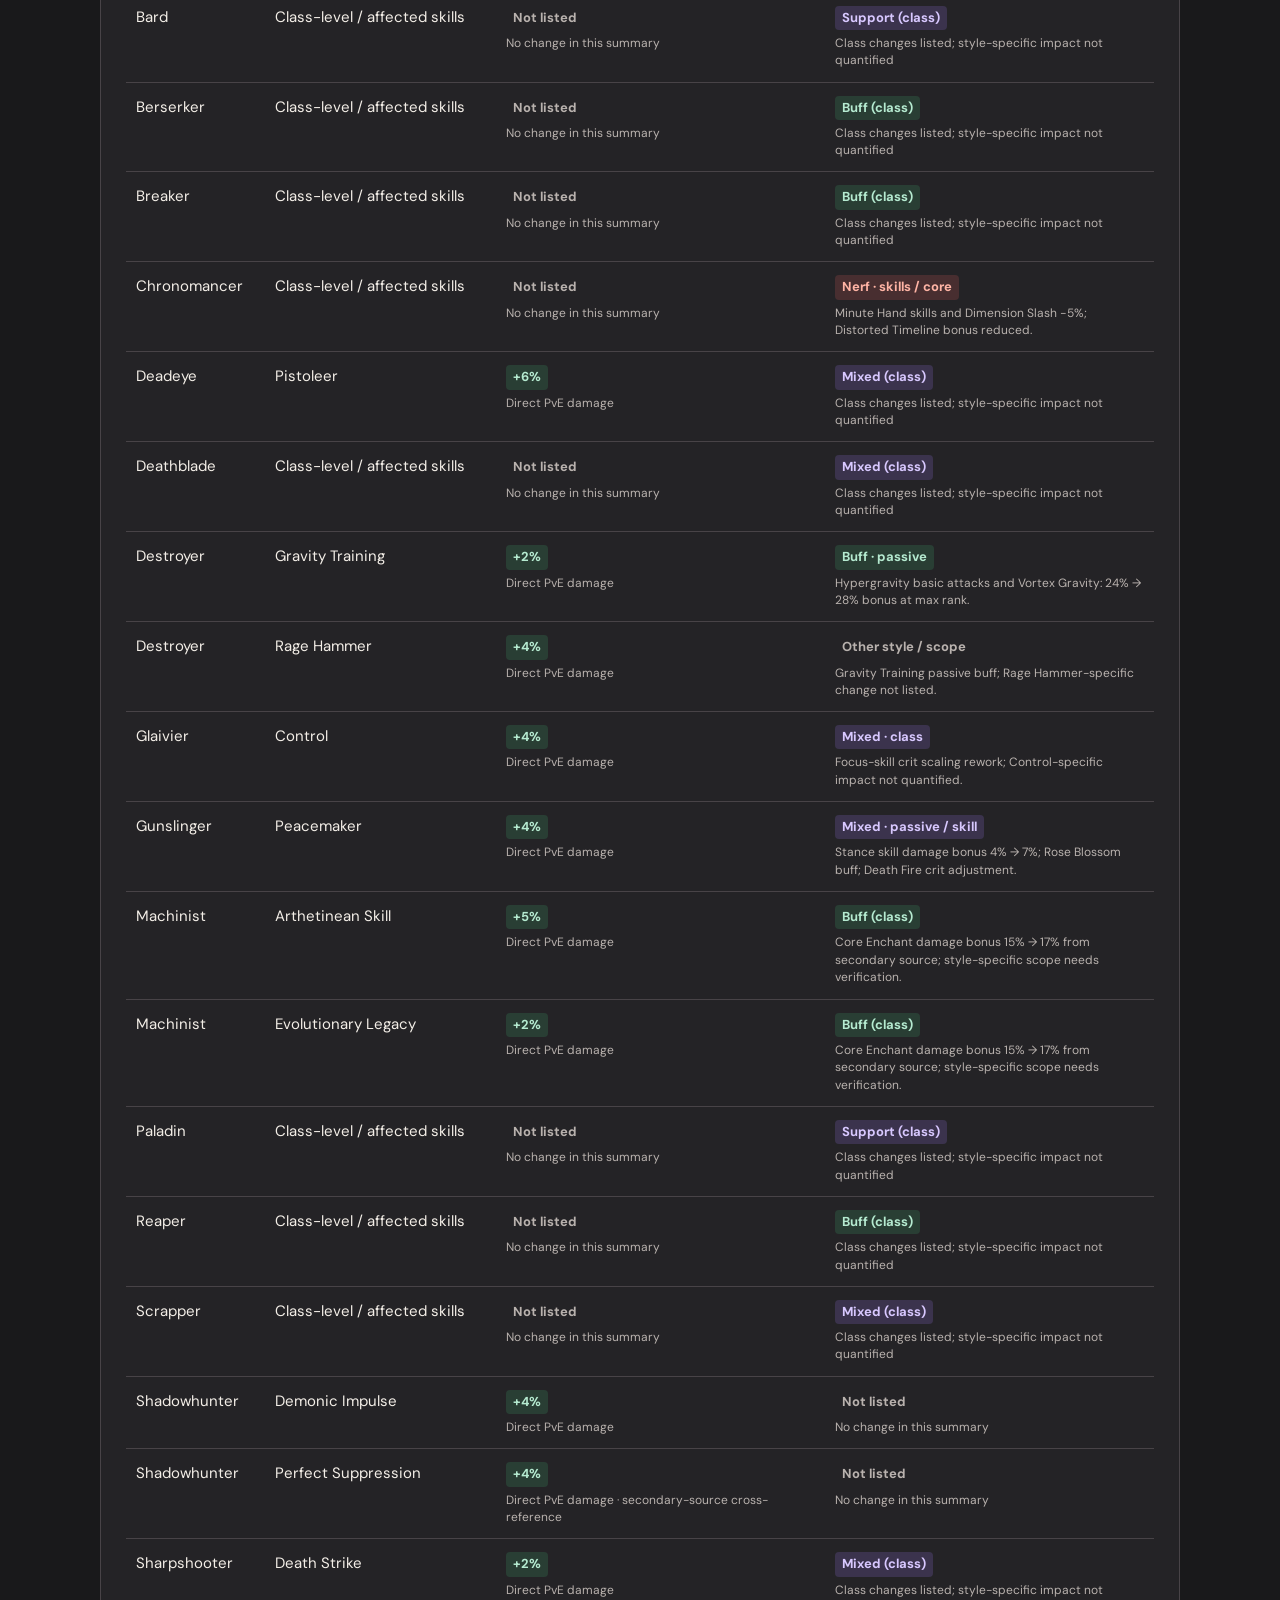
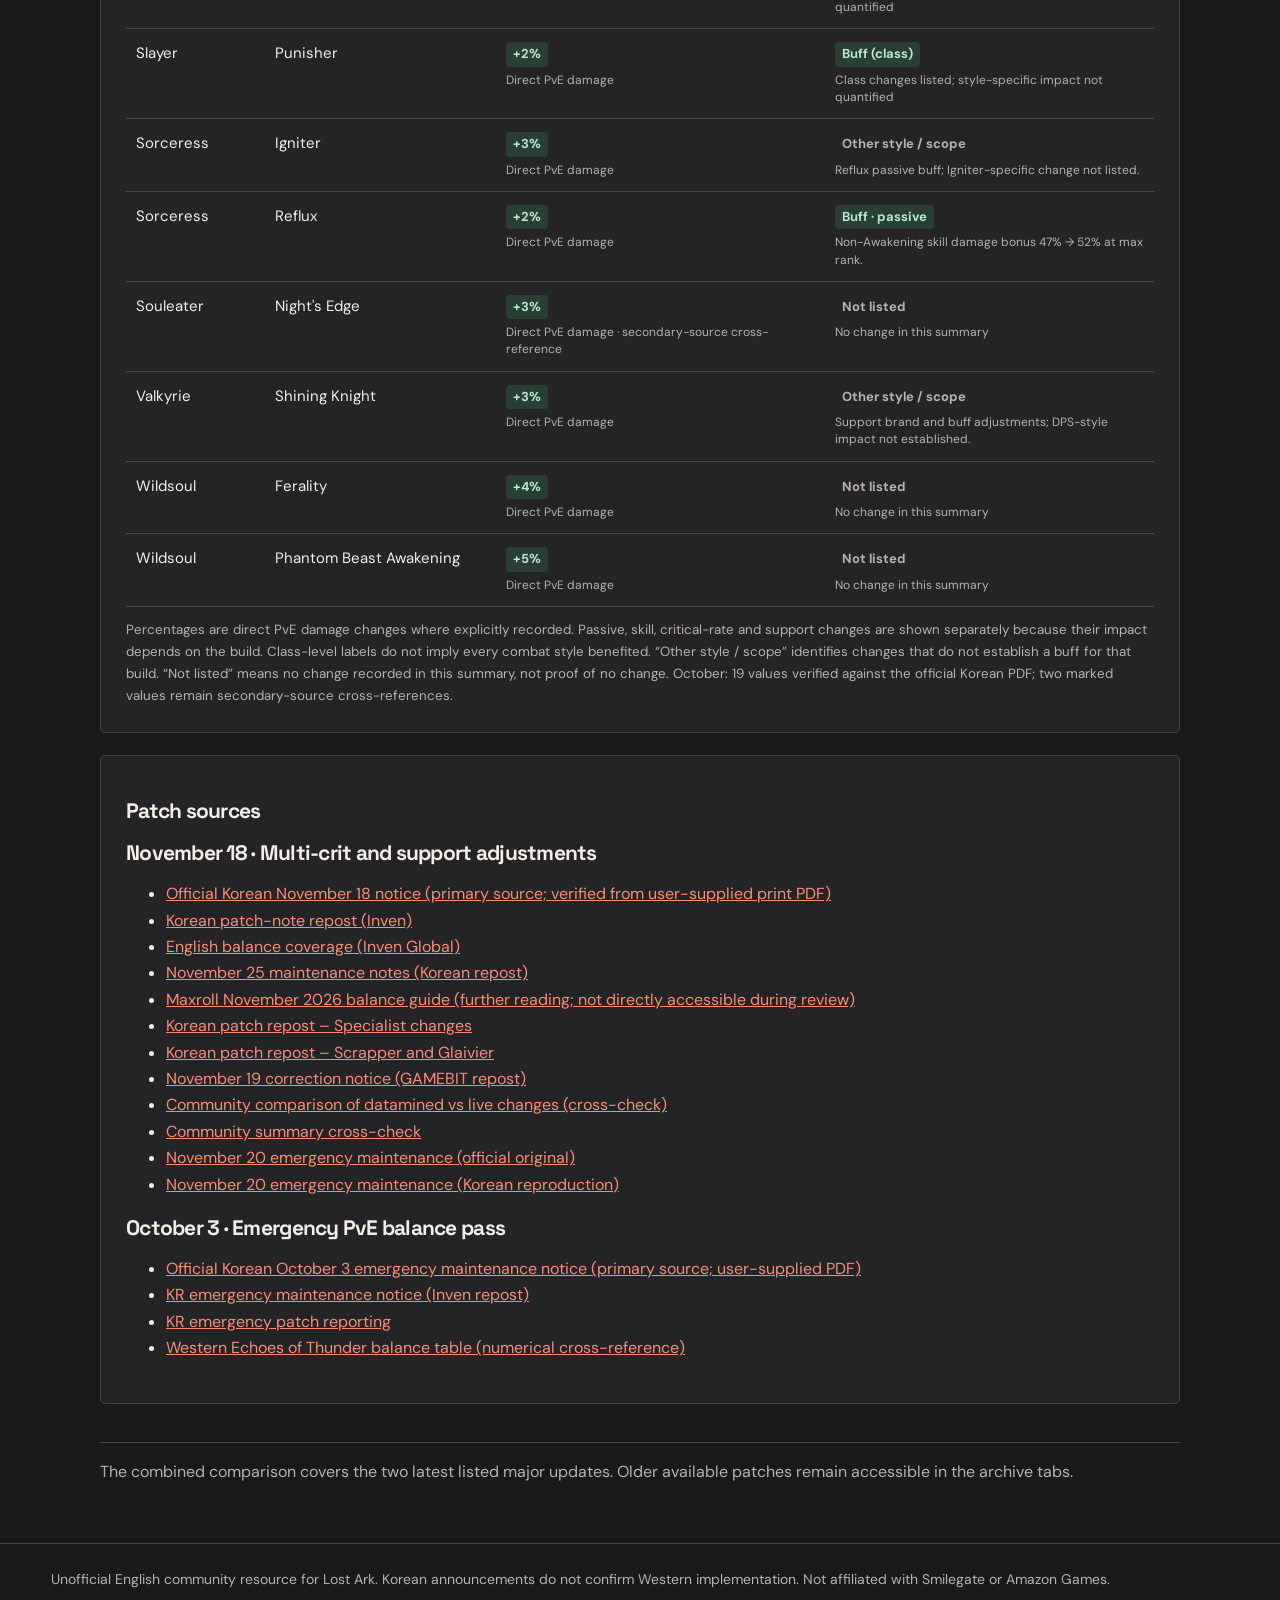
<file: balance/index.html>
<!doctype html><html lang="en"><head><meta charset="utf-8"><meta name="viewport" content="width=device-width,initial-scale=1"><title>KR Balance Patches | LoA Update Hub</title><meta name="description" content="Unofficial English translations and summaries of Korean Lost Ark developer notes for Western players. Part 2 guide, balance patches and update history."><meta property="og:type" content="website"><meta property="og:site_name" content="LoA Update Hub"><meta property="og:title" content="KR Balance Patches | LoA Update Hub"><meta property="og:description" content="Unofficial English translations and summaries of Korean Lost Ark developer notes for Western players. Part 2 guide, balance patches and update history."><meta name="twitter:card" content="summary"><meta name="twitter:title" content="KR Balance Patches | LoA Update Hub"><meta name="twitter:description" content="Unofficial English translations and summaries of Korean Lost Ark developer notes for Western players. Part 2 guide, balance patches and update history."><meta name="theme-color" content="#fa8d76"><link rel="preconnect" href="https://fonts.googleapis.com"><link rel="preconnect" href="https://fonts.gstatic.com" crossorigin><link rel="stylesheet" href="https://fonts.googleapis.com/css2?family=DM+Sans:wght@400;500;600;700&family=Space+Grotesk:wght@400;500;600;700&display=swap" media="print" onload="this.media='all'"><noscript><link rel="stylesheet" href="https://fonts.googleapis.com/css2?family=DM+Sans:wght@400;500;600;700&family=Space+Grotesk:wght@400;500;600;700&display=swap"></noscript><style id="site-styles" data-css-version="332e49f4f9a3">
:root{color-scheme:dark;--bg:#19191b;--panel:#242326;--raised:#2d2b2e;--ink:#f3eee7;--muted:#b9b2ae;--accent:#fa8d76;--line:#484347;--green:#9cd2ba;--violet:#c1adff}*{box-sizing:border-box}html{scroll-behavior:smooth;scroll-padding-top:100px}body{margin:0;background:var(--bg);color:var(--ink);font:16px/1.65 'DM Sans',system-ui,sans-serif}h1,h2,h3,.brand,.num{font-family:'Space Grotesk',system-ui,sans-serif;line-height:1.15;letter-spacing:-.035em}h1{font-size:clamp(44px,7vw,88px);margin:12px 0;letter-spacing:-.07em}h2{font-size:clamp(27px,3.6vw,42px);margin:8px 0 14px}h3{font-size:21px;margin:0 0 15px}a{color:var(--accent)}header{position:sticky;top:0;z-index:5;background:var(--bg);border-bottom:1px solid var(--line)}.mast{max-width:1440px;margin:auto;padding:14px clamp(18px,4vw,60px);display:flex;align-items:center;gap:14px}.mark{width:40px;height:40px;background:var(--accent);color:var(--bg);display:grid;place-items:center;font:700 29px 'Space Grotesk',sans-serif}.brand{font-size:20px;font-weight:700}.eyebrow{font-size:11px;font-weight:700;text-transform:uppercase;letter-spacing:.14em;color:var(--accent)}.muted,small{color:var(--muted)}.source{margin-left:auto;font-size:13px}.layout{max-width:1440px;margin:auto;display:grid;grid-template-columns:230px minmax(0,1fr);gap:48px;padding:36px clamp(18px,4vw,60px)}aside{position:sticky;top:100px;align-self:start;max-height:calc(100vh - 120px);overflow:auto;padding-right:8px}nav a{display:block;color:var(--muted);font-size:14px;line-height:1.4;padding:9px 10px;text-decoration:none;border-left:2px solid transparent}nav a:hover,nav a:focus-visible{color:var(--accent);background:var(--panel);border-left-color:var(--accent)}input,select{font:inherit;color:var(--ink);background:var(--bg);border:1px solid var(--line);padding:12px;border-radius:5px;width:100%}input[type=search]{margin:10px 0}input[type=checkbox]{width:auto;accent-color:var(--accent)}:focus-visible{outline:2px solid var(--accent);outline-offset:3px}.hero{padding:14px 0 24px}.stats{display:grid;grid-template-columns:repeat(3,minmax(0,1fr));gap:12px;margin:24px 0}.stat,.metric,.visual,.node{background:var(--panel);border:1px solid var(--line);padding:18px}.num{font-size:clamp(25px,4vw,42px);font-weight:700;color:var(--accent)}.stat .num{display:block}.notice{border-left:3px solid var(--accent);padding:12px 16px;background:var(--panel);font-size:14px}.chapter{border-bottom:1px solid var(--line);padding:38px 0}.chapter p{max-width:82ch}.visual{margin:22px 0 0;padding:clamp(14px,3vw,25px);border-radius:5px}.visual small{display:block;margin-top:12px}.tablewrap{overflow-x:auto;margin:18px 0 0}table{width:100%;border-collapse:collapse;text-align:left;font-size:15px}th,td{padding:12px 10px;vertical-align:top;border-bottom:1px solid var(--line)}th{color:var(--muted);font-size:12px;letter-spacing:.05em;text-transform:uppercase}td:last-child{color:#f5b3a4}.subtable{margin-top:25px}.grid2,.grid3,.grid4{display:grid;gap:10px}.grid2{grid-template-columns:repeat(2,minmax(0,1fr))}.grid3{grid-template-columns:repeat(3,minmax(0,1fr))}.grid4{grid-template-columns:repeat(4,minmax(0,1fr))}.node{padding:12px;text-align:center;background:var(--bg);border-radius:5px;min-width:0}.node strong{display:block;color:var(--ink)}.node .num{font-size:24px}.arrow{font-size:24px;text-align:center;color:var(--accent);line-height:1.5}.equipment{display:grid;grid-template-columns:1fr minmax(50px,130px) 1fr;gap:12px;align-items:center}.slot{border:1px solid var(--line);padding:8px;margin:6px 0;background:var(--bg);border-radius:4px;font-size:14px}.slot.new{border-color:var(--accent);color:var(--accent)}.equipment svg{width:100%;height:auto}.chartrow{display:grid;grid-template-columns:92px 1fr 50px;gap:10px;align-items:center;margin:10px 0;font-variant-numeric:tabular-nums}.track{height:12px;background:var(--bg);border:1px solid var(--line);border-radius:3px;overflow:hidden}.fill{height:100%;background:var(--accent)}.metric{padding:12px;background:var(--bg);border-radius:4px}.metric small{margin:0}.metric .num{font-size:clamp(22px,3vw,32px)}.metrics{margin:14px 0}.stone-row{display:grid;grid-template-columns:110px repeat(5,minmax(0,1fr));gap:5px;align-items:center;margin:8px 0;font-size:13px}.stone{padding:8px 2px;background:var(--bg);text-align:center;border:1px solid var(--line);border-radius:4px;font-weight:700}.stone.active{background:#335044;color:#d6f5e4;border-color:#527566}.stone.partial{background:#514348;color:#ffd0c5;border-color:#805c59}.gem-icon{font-size:23px;color:var(--violet);letter-spacing:3px}.bound{color:var(--muted)}.task{display:flex;gap:12px;align-items:flex-start;padding:11px 0;border-bottom:1px solid var(--line)}.task input{margin-top:7px}.task:has(input:checked) span{color:var(--muted);text-decoration:line-through}.history p{padding:10px 0;border-bottom:1px solid var(--line)}footer{max-width:1440px;margin:auto;padding:24px clamp(18px,4vw,60px);font-size:14px;color:var(--muted)}details summary{cursor:pointer;color:var(--accent);font-weight:600}[hidden]{display:none!important}@media(max-width:850px){.layout{grid-template-columns:1fr;gap:20px}aside{position:static;max-height:none}nav{display:grid;grid-template-columns:1fr 1fr}.hero{padding-top:0}.source{display:none}}@media(max-width:500px){.stats{gap:5px}.stat{padding:10px}.stat .num{font-size:23px}.grid4{grid-template-columns:repeat(2,minmax(0,1fr))}.grid3{grid-template-columns:repeat(2,minmax(0,1fr))}.equipment{gap:5px}.slot{padding:5px;font-size:12px}.stone-row{grid-template-columns:85px repeat(5,minmax(0,1fr));gap:3px;font-size:12px}.chartrow{grid-template-columns:70px 1fr 40px}.chapter{padding:28px 0}th,td{padding:8px;font-size:13px}}
@media(max-width:500px){.brand{font-size:16px}.mast .eyebrow{font-size:10px;letter-spacing:.08em}.mark{flex-shrink:0}}
.update-note{border:1px solid var(--line);border-left:3px solid var(--green);background:var(--panel);padding:14px 18px;margin:20px 0}.update-note .eyebrow{color:var(--green)}.update-note p{margin:5px 0 0;color:var(--ink);font-size:14px}
.chapter > h3{margin-top:24px}#balance-filter{margin:8px 0 12px;max-width:320px}
.balance-tabs{display:flex;flex-wrap:wrap;gap:8px;margin:18px 0}.balance-tabs button{font:inherit;font-size:14px;padding:10px 14px;background:var(--panel);color:var(--ink);border:1px solid var(--line);border-radius:4px;cursor:pointer}.balance-tabs button.active{color:var(--bg);background:var(--accent);border-color:var(--accent);font-weight:700}.balance-filters{display:grid;grid-template-columns:repeat(2,minmax(0,1fr));gap:12px;margin:12px 0 20px}.balance-filters select{margin-top:5px}#balance .tablewrap{max-width:100%}#balance .tablewrap table{min-width:540px}#balance h3{margin-top:18px}
.balance-legend{display:flex;flex-wrap:wrap;gap:8px;margin:12px 0}.balance-label{display:inline-block;font-weight:700;font-size:13px;line-height:1.4;padding:3px 7px;border-radius:4px;background:var(--raised);color:var(--muted);white-space:normal}.balance-label.buff{color:#b5ead0;background:#293e34}.balance-label.nerf{color:#ffb4a5;background:#482e30}.balance-label.mixed{color:#d8c8ff;background:#3b334d}.balance-label.unknown{color:var(--muted);background:transparent}.cumulative-table{min-width:560px!important}.cumulative-table td{min-width:116px}.cumulative-table td small{display:block;margin-top:5px;font-size:12px;line-height:1.45}.cumulative-table td:nth-child(n+3){width:32%;min-width:150px}
.task-copy{display:block;flex:1}.task-copy strong{display:block;font-weight:700;margin-bottom:3px}.task-detail{display:block;font-size:14px;color:var(--muted);line-height:1.6}.source-note{font-size:13px;color:var(--muted)}


/* Hub layout */
.hub-mast{flex-wrap:wrap;gap:12px}.hub-brand{display:flex;align-items:center;gap:12px;text-decoration:none;color:var(--ink)}.hub-brand .mark{width:46px;flex-shrink:0;font-size:21px}.hub-nav{display:flex;flex-wrap:wrap;gap:5px;margin-left:auto;align-items:center}.hub-nav a{border:0;border-bottom:2px solid transparent;border-radius:0;padding:9px 12px;font-size:14px}.hub-nav a[aria-current=page]{color:var(--accent);border-bottom-color:var(--accent)}.hub-main{max-width:1200px;margin:auto;padding:42px clamp(18px,5vw,60px)}.hub-hero{padding:18px 0 30px}.hub-hero h1{font-size:clamp(40px,6.5vw,76px);max-width:16ch}.hub-hero p{max-width:75ch}.review-line{color:var(--green);font-size:13px}.hub-cards{display:grid;grid-template-columns:repeat(2,minmax(0,1fr));gap:18px;margin:12px 0 36px}.hub-card{display:flex;flex-direction:column;background:var(--panel);border:1px solid var(--line);border-radius:6px;overflow:hidden;color:var(--ink);text-decoration:none;transition:border-color .15s,transform .15s}.hub-card:hover{border-color:var(--accent);transform:translateY(-2px)}.hub-card.balance-card:hover{border-color:var(--green)}.hub-card svg{width:100%;height:auto;display:block}.hub-card-body{padding:20px;display:flex;flex:1;flex-direction:column;gap:8px}.hub-card-body h2{font-size:27px;margin:0}.hub-card-body p{margin:0;color:var(--muted)}.hub-card-body .card-action{margin-top:auto;padding-top:8px;color:var(--accent);font-weight:700}.balance-card .eyebrow,.balance-card .card-action{color:var(--green)}.update-head{display:flex;align-items:center;justify-content:space-between;gap:12px}.update-list{padding:0;list-style:none}.update-list li{border-bottom:1px solid var(--line);padding:15px 0;display:grid;grid-template-columns:110px 1fr;gap:12px}.update-list time{color:var(--accent);font-size:13px;font-weight:700}.page-intro{max-width:78ch;color:var(--muted)}.hub-main .chapter:first-child{padding-top:0}.hub-main #balance>h2{font-size:clamp(36px,5vw,64px)}.hub-main #balance .balance-tabs{margin-top:26px}.hub-main .balance-tabs button{flex:0 1 auto}.hub-main .balance-filters{max-width:700px}.hub-main #balance .tablewrap{overflow-x:auto}.hub-main #balance .tablewrap table{min-width:580px}.hub-main .tablewrap td{overflow-wrap:break-word}.hub-footer{border-top:1px solid var(--line)}@media(max-width:850px){.hub-nav{margin-left:0;width:100%;display:flex}.hub-nav a{padding:7px 10px}.hub-main{padding-top:24px}.hub-mast{padding-top:10px;padding-bottom:8px}html{scroll-padding-top:145px}.layout aside{top:150px}}@media(max-width:600px){.hub-cards{grid-template-columns:1fr}.hub-main{padding:22px 18px}.hub-nav{gap:1px}.hub-nav a{font-size:12px;padding:7px 8px}.update-list li{grid-template-columns:85px 1fr;gap:8px}.hub-card-body{padding:16px}.hub-brand .brand{font-size:18px}.hub-brand .eyebrow{font-size:10px}.hub-main #balance .balance-filters{grid-template-columns:1fr 1fr}}@media(prefers-reduced-motion:reduce){html{scroll-behavior:auto}.hub-card{transition:none}.hub-card:hover{transform:none}}

/* Compact early-roadmap visuals and grouped guide navigation */
#nav .nav-group{margin:8px 0 15px;display:flex;flex-direction:column;gap:2px}#nav .nav-group[hidden],#nav a[hidden]{display:none!important}#nav .nav-group-title{display:block;color:var(--accent);font-size:10px;font-weight:700;letter-spacing:.085em;text-transform:uppercase;padding:6px 8px}#nav .nav-group a{font-size:13px;line-height:1.4;padding:5px 8px}.early-visual{margin:20px 0}.early-grid{display:grid;gap:10px;grid-template-columns:repeat(2,minmax(0,1fr));margin:10px 0}.early-grid-3{grid-template-columns:repeat(3,minmax(0,1fr))}.early-card{background:var(--bg);border:1px solid var(--line);border-top:2px solid var(--accent);border-radius:5px;padding:12px;min-width:0;display:flex;flex-direction:column;gap:6px}.early-color-0{border-top-color:var(--green)}.early-color-2{border-top-color:var(--violet)}.early-card>strong{font-size:15px;line-height:1.3}.early-subtitle{font-size:13px;color:var(--green);font-weight:600}.early-detail,.early-card small{font-size:12px;line-height:1.55;color:var(--muted)}.early-visual>small{font-size:11px;line-height:1.5}.early-visual h4{margin:15px 0 5px;font-size:14px}.season-slots{display:grid;grid-template-columns:repeat(8,minmax(0,1fr));gap:3px}.season-slots span,.early-ranks span{background:var(--raised);text-align:center;color:var(--accent);font-size:13px;border-radius:3px;padding:3px 0}.early-color-0 .season-slots span{color:var(--green)}.early-ranks{display:grid;grid-template-columns:repeat(7,minmax(0,1fr));gap:4px;margin:10px 0}.early-ranks span{color:var(--green);font-weight:700}.early-details{margin:12px 0;padding:10px;border:1px solid var(--line);border-radius:5px}.early-details summary{font-size:13px;cursor:pointer;color:var(--accent)}.early-details p{font-size:12px;margin:8px 0;color:var(--muted)}@media(max-width:720px){.early-grid-3{grid-template-columns:1fr}}@media(max-width:420px){.early-grid-2{grid-template-columns:1fr}}
</style></head><body data-page="balance" data-root="../"><header><div class="mast hub-mast"><a class="hub-brand" href="../"><div class="mark" aria-hidden="true">LoA</div><div><div class="brand">LoA Update Hub</div><div class="eyebrow">Korean updates · Western community</div></div></a><nav class="hub-nav" aria-label="Main navigation"><a href="../">Home</a><a href="../part-2/">Part 2</a><a href="../balance/" aria-current="page">Balance Patches</a><a href="../updates/">Latest Updates</a></nav></div></header><main class="hub-main"><div id="notes"><p>Loading Korean balance patches…</p></div><p class="muted">The combined comparison covers the two latest listed major updates. Older available patches remain accessible in the archive tabs.</p></main><footer class="hub-footer">Unofficial English community resource for Lost Ark. Korean announcements do not confirm Western implementation. Not affiliated with Smilegate or Amazon Games.</footer><script defer src="../app.js?v=a0fa0878231a"></script></body></html>
</file>
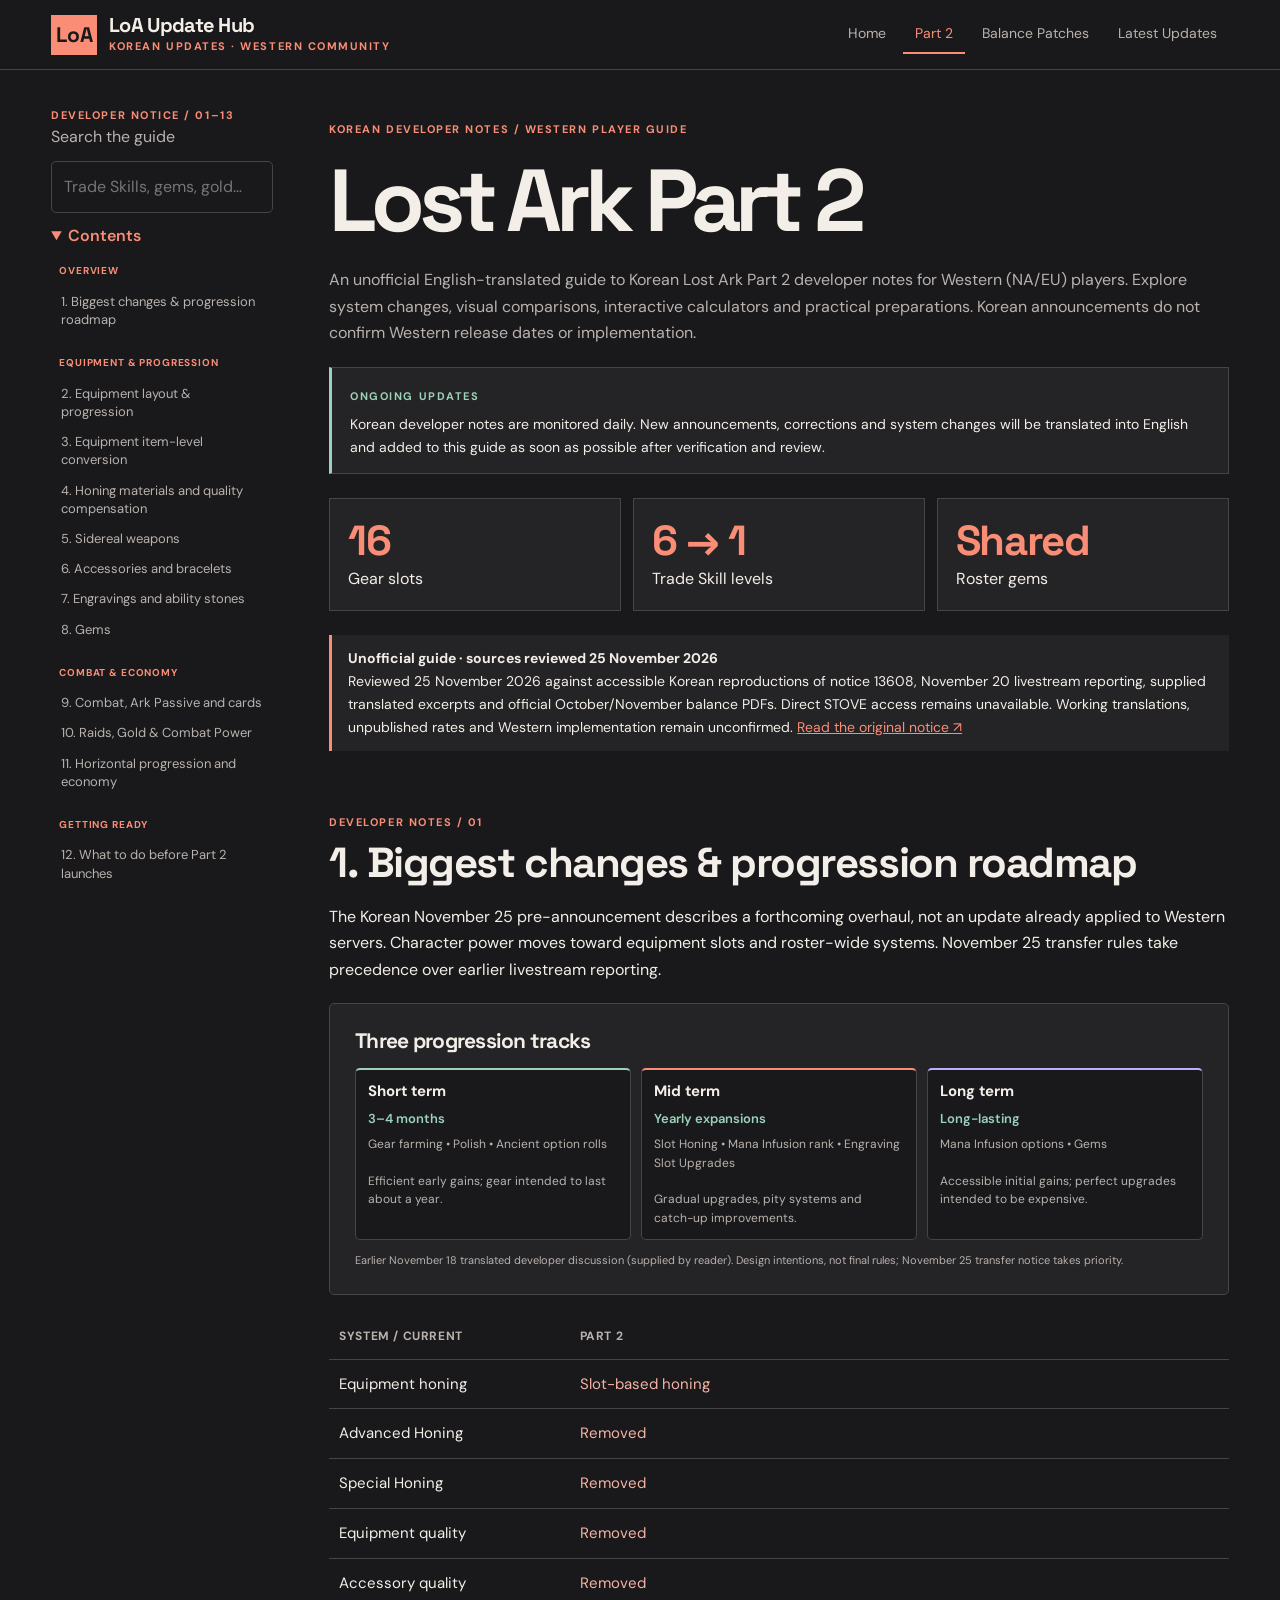
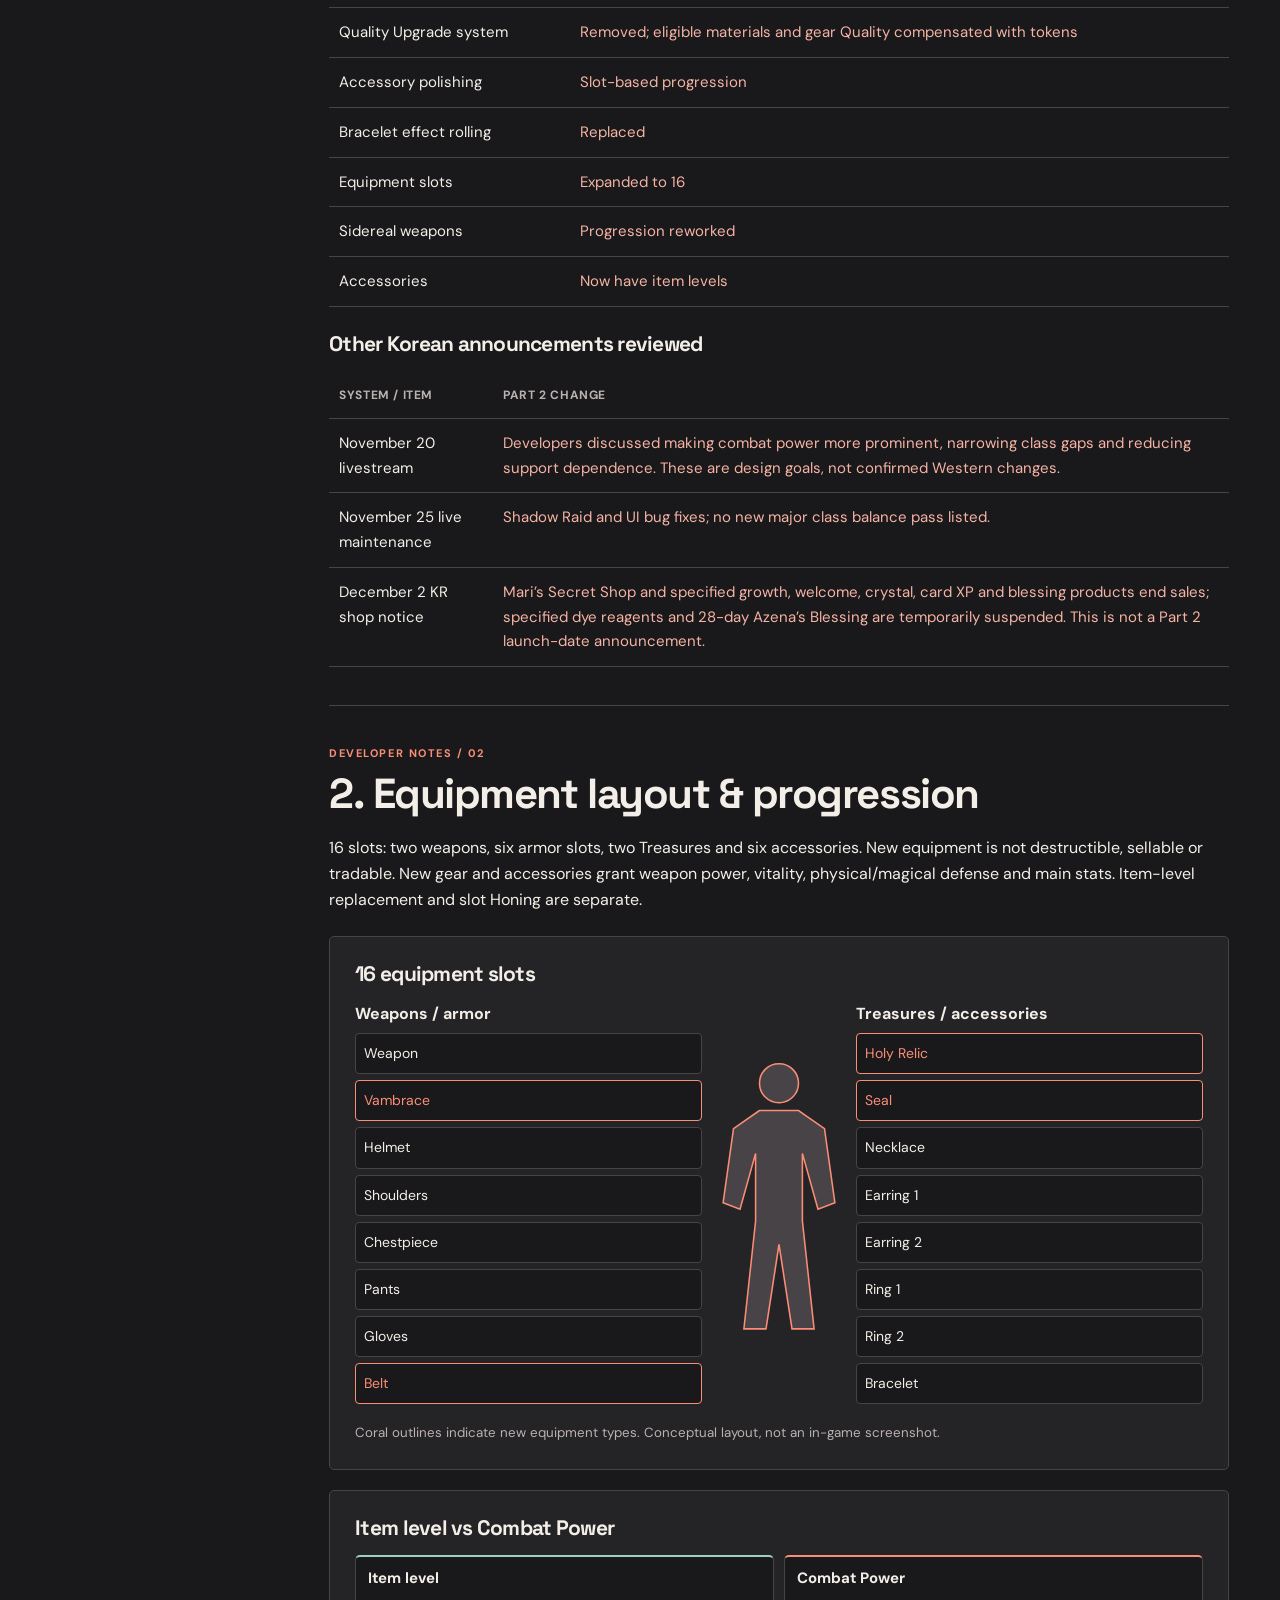
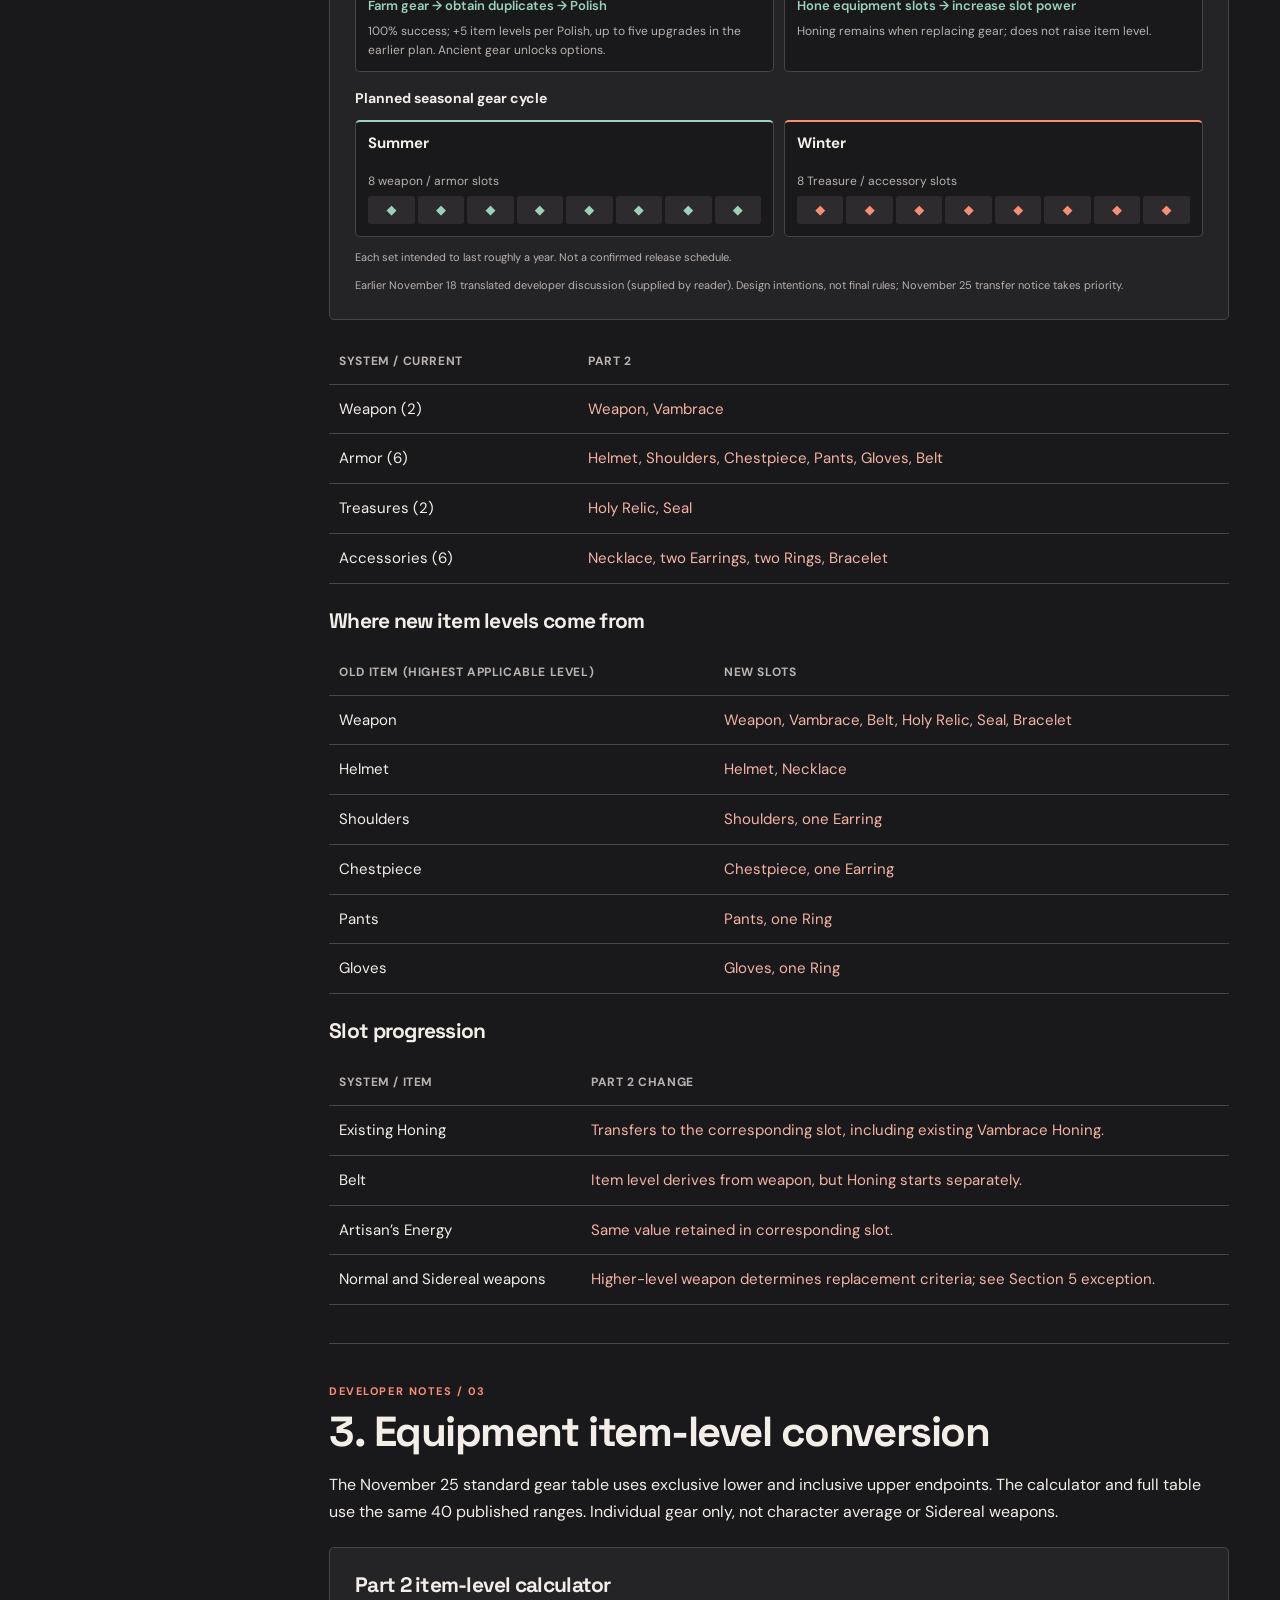
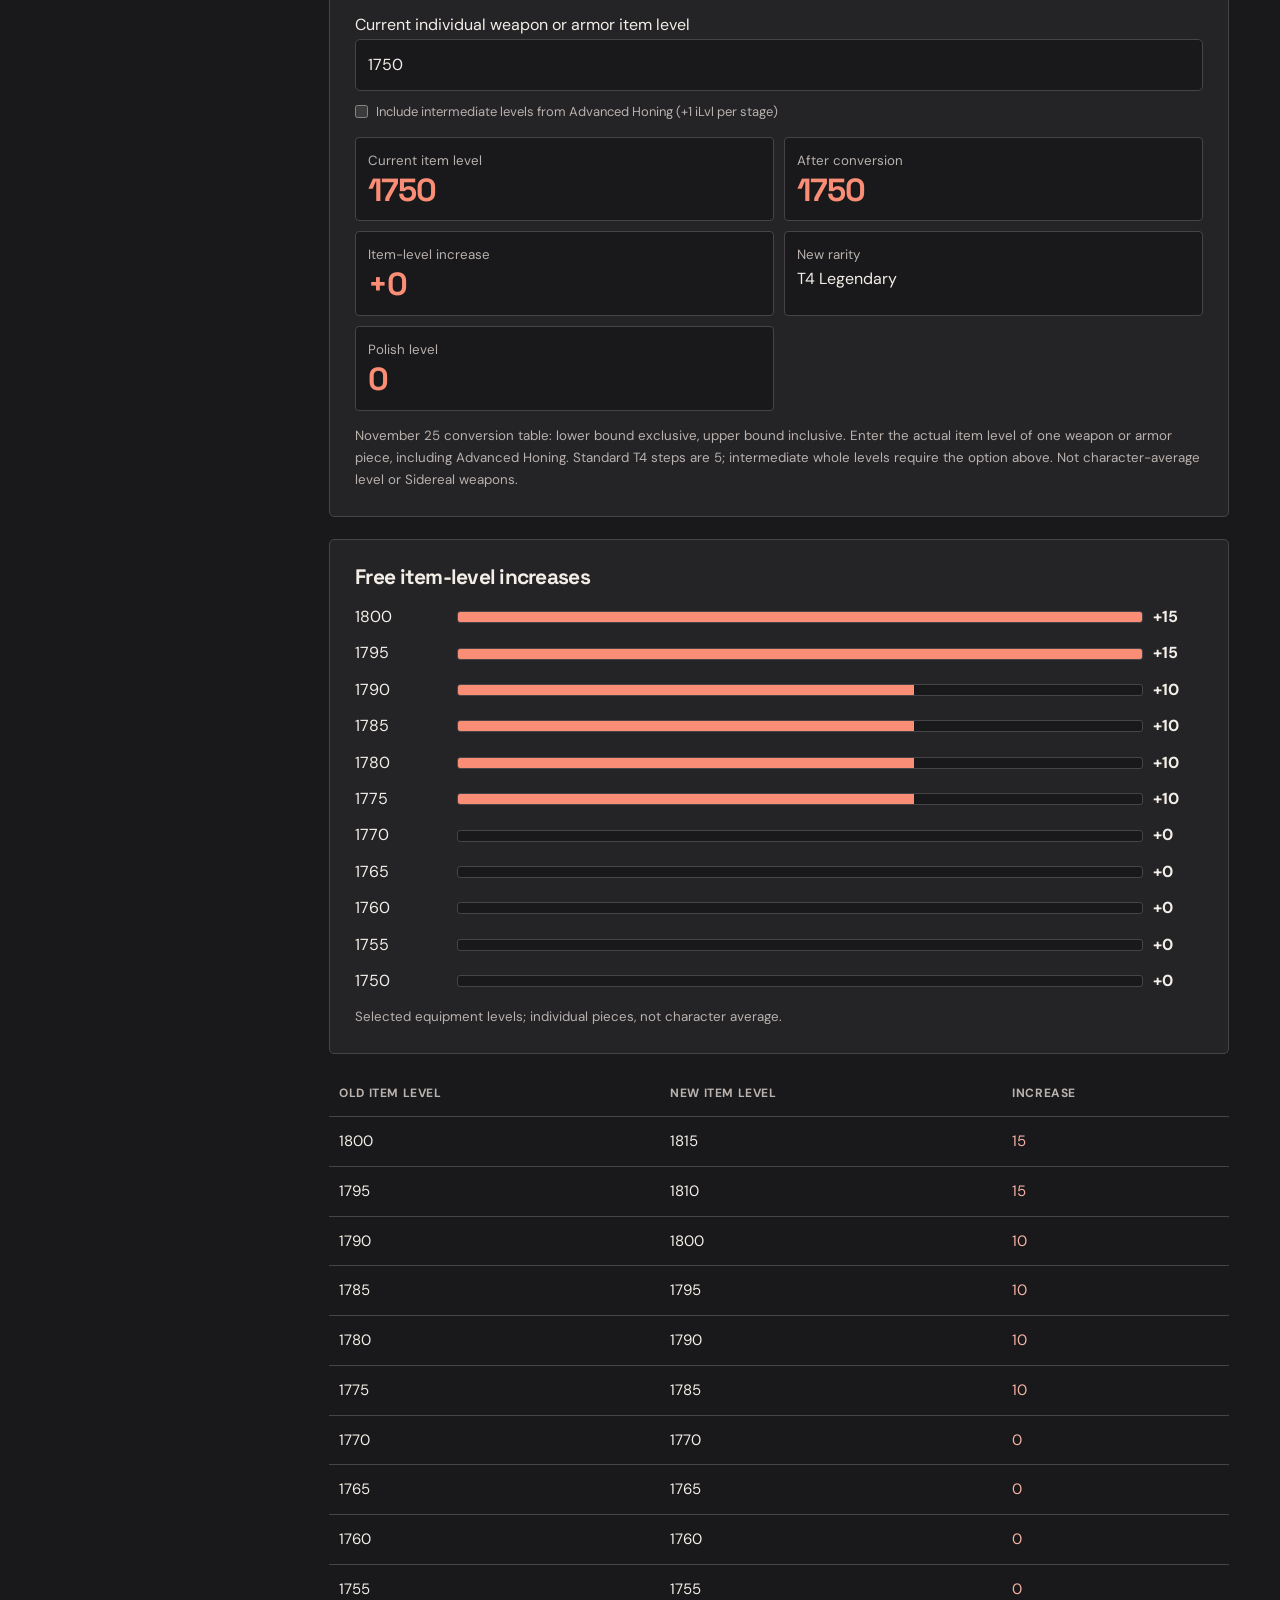
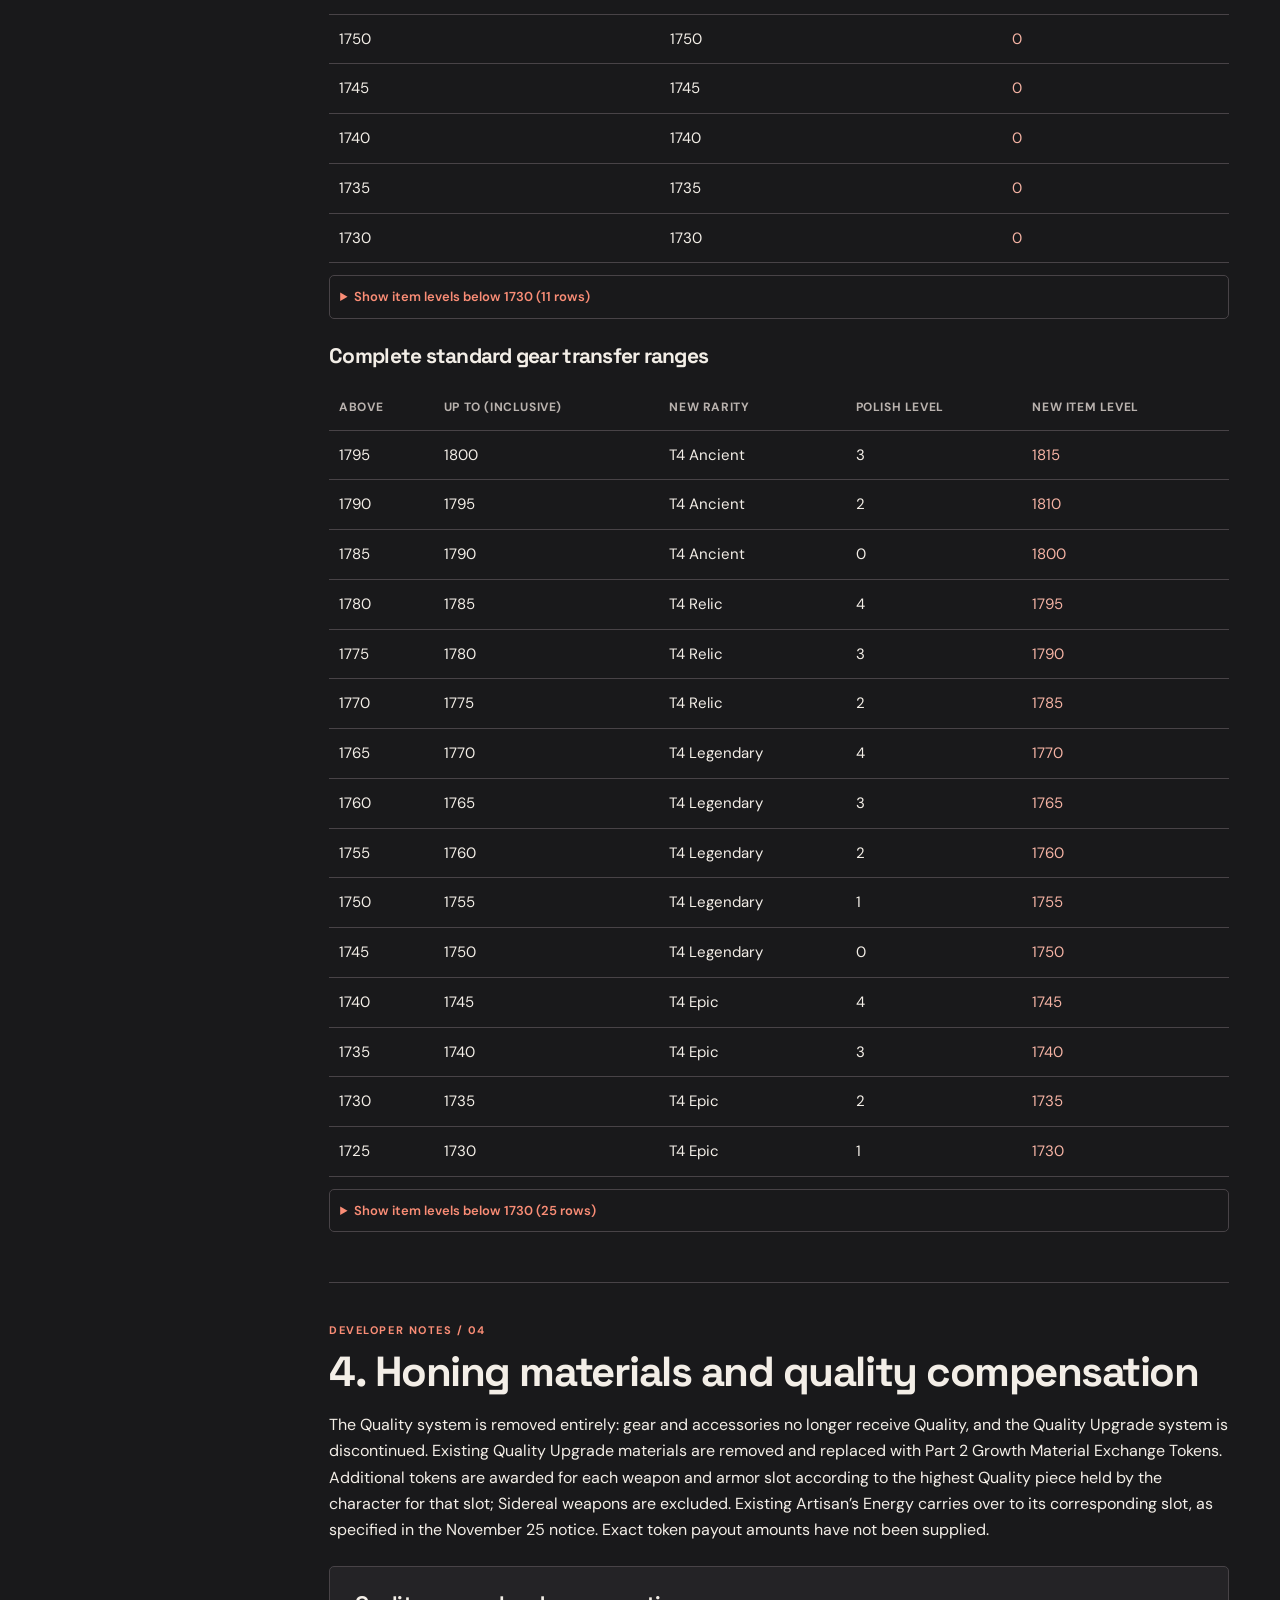
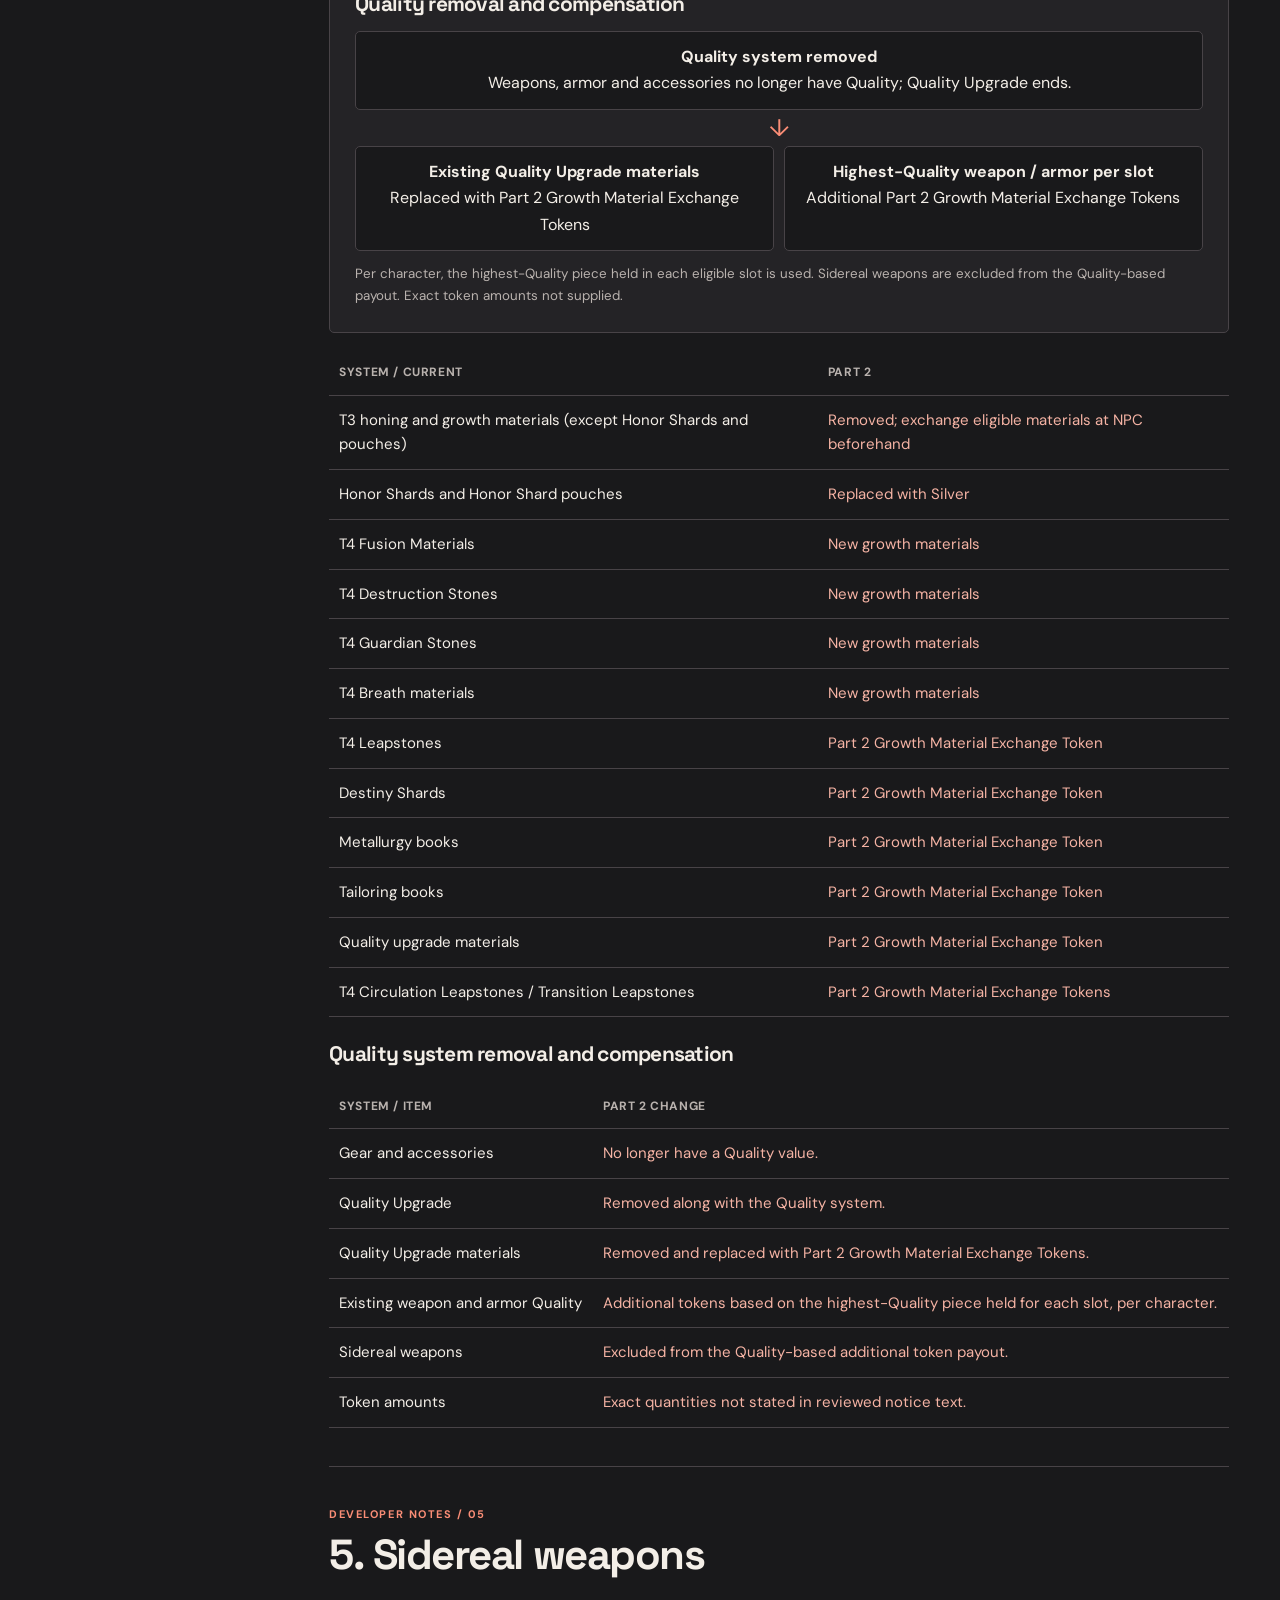
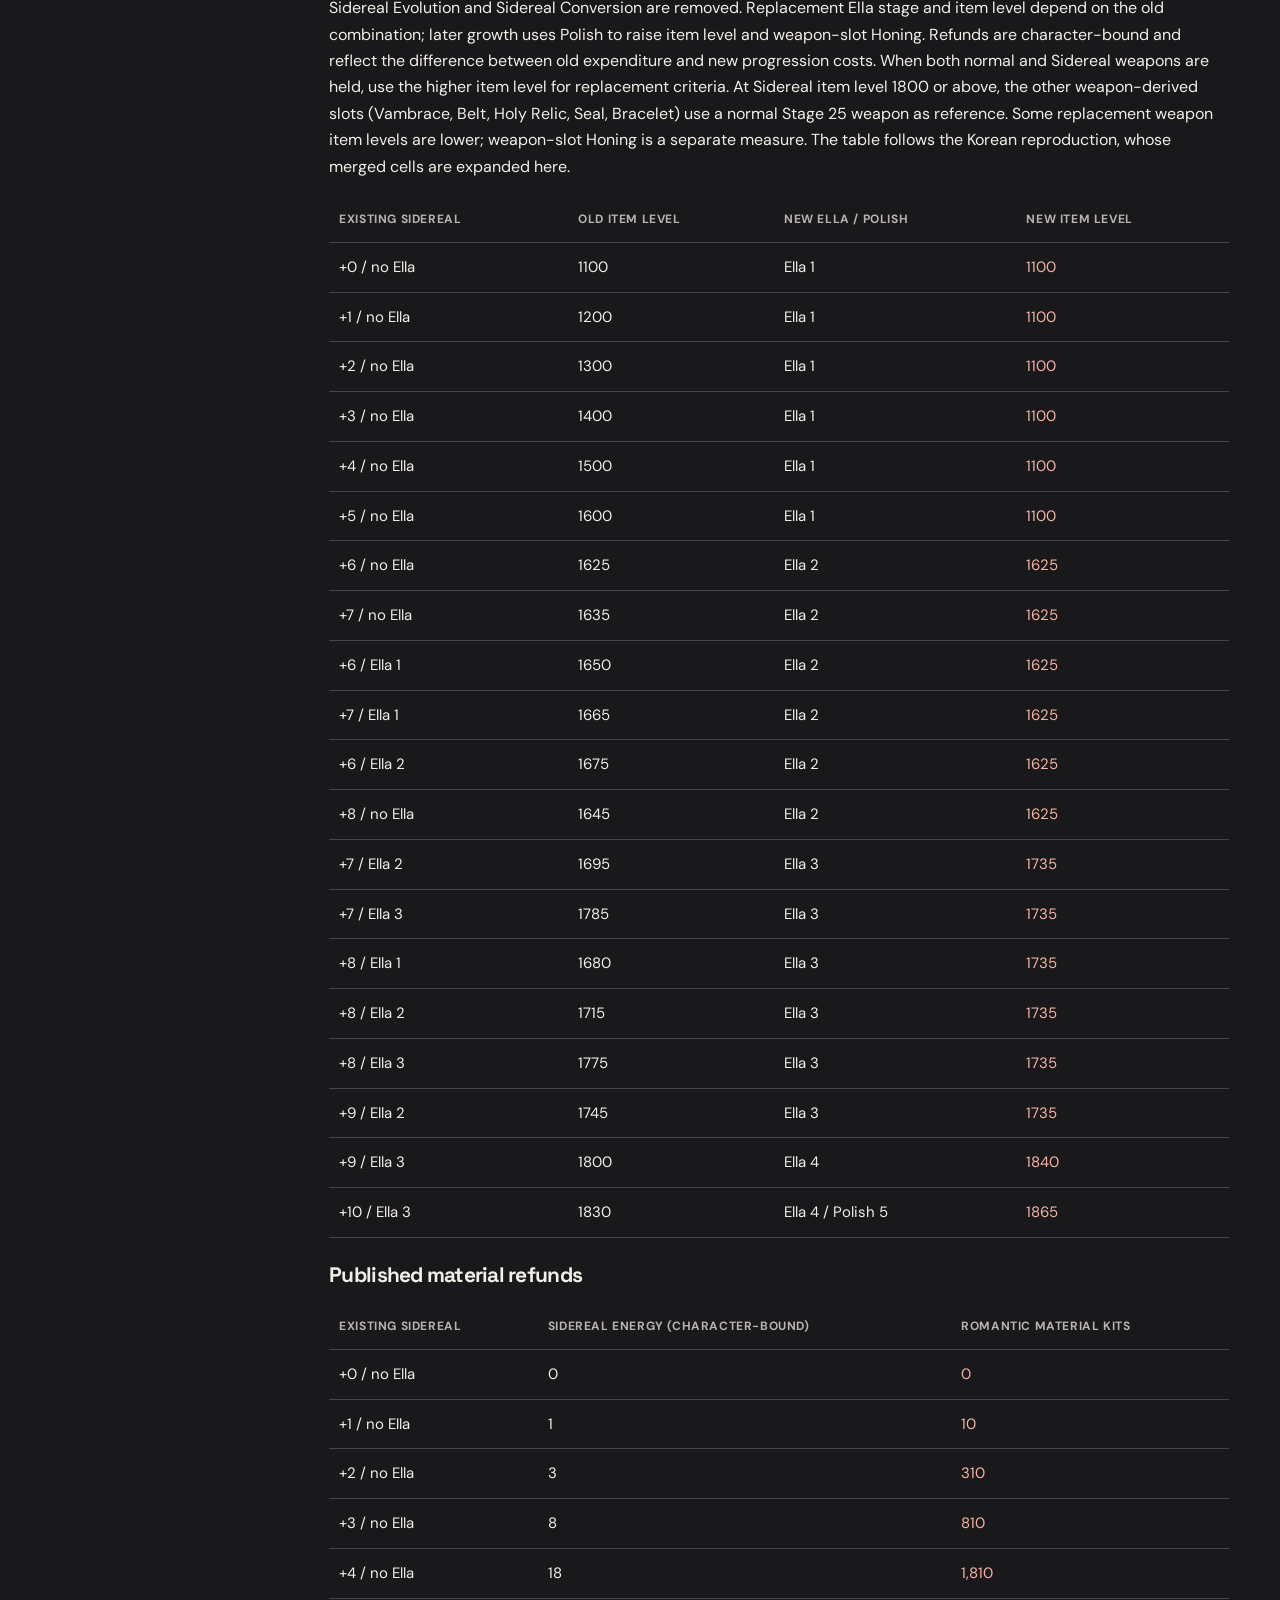
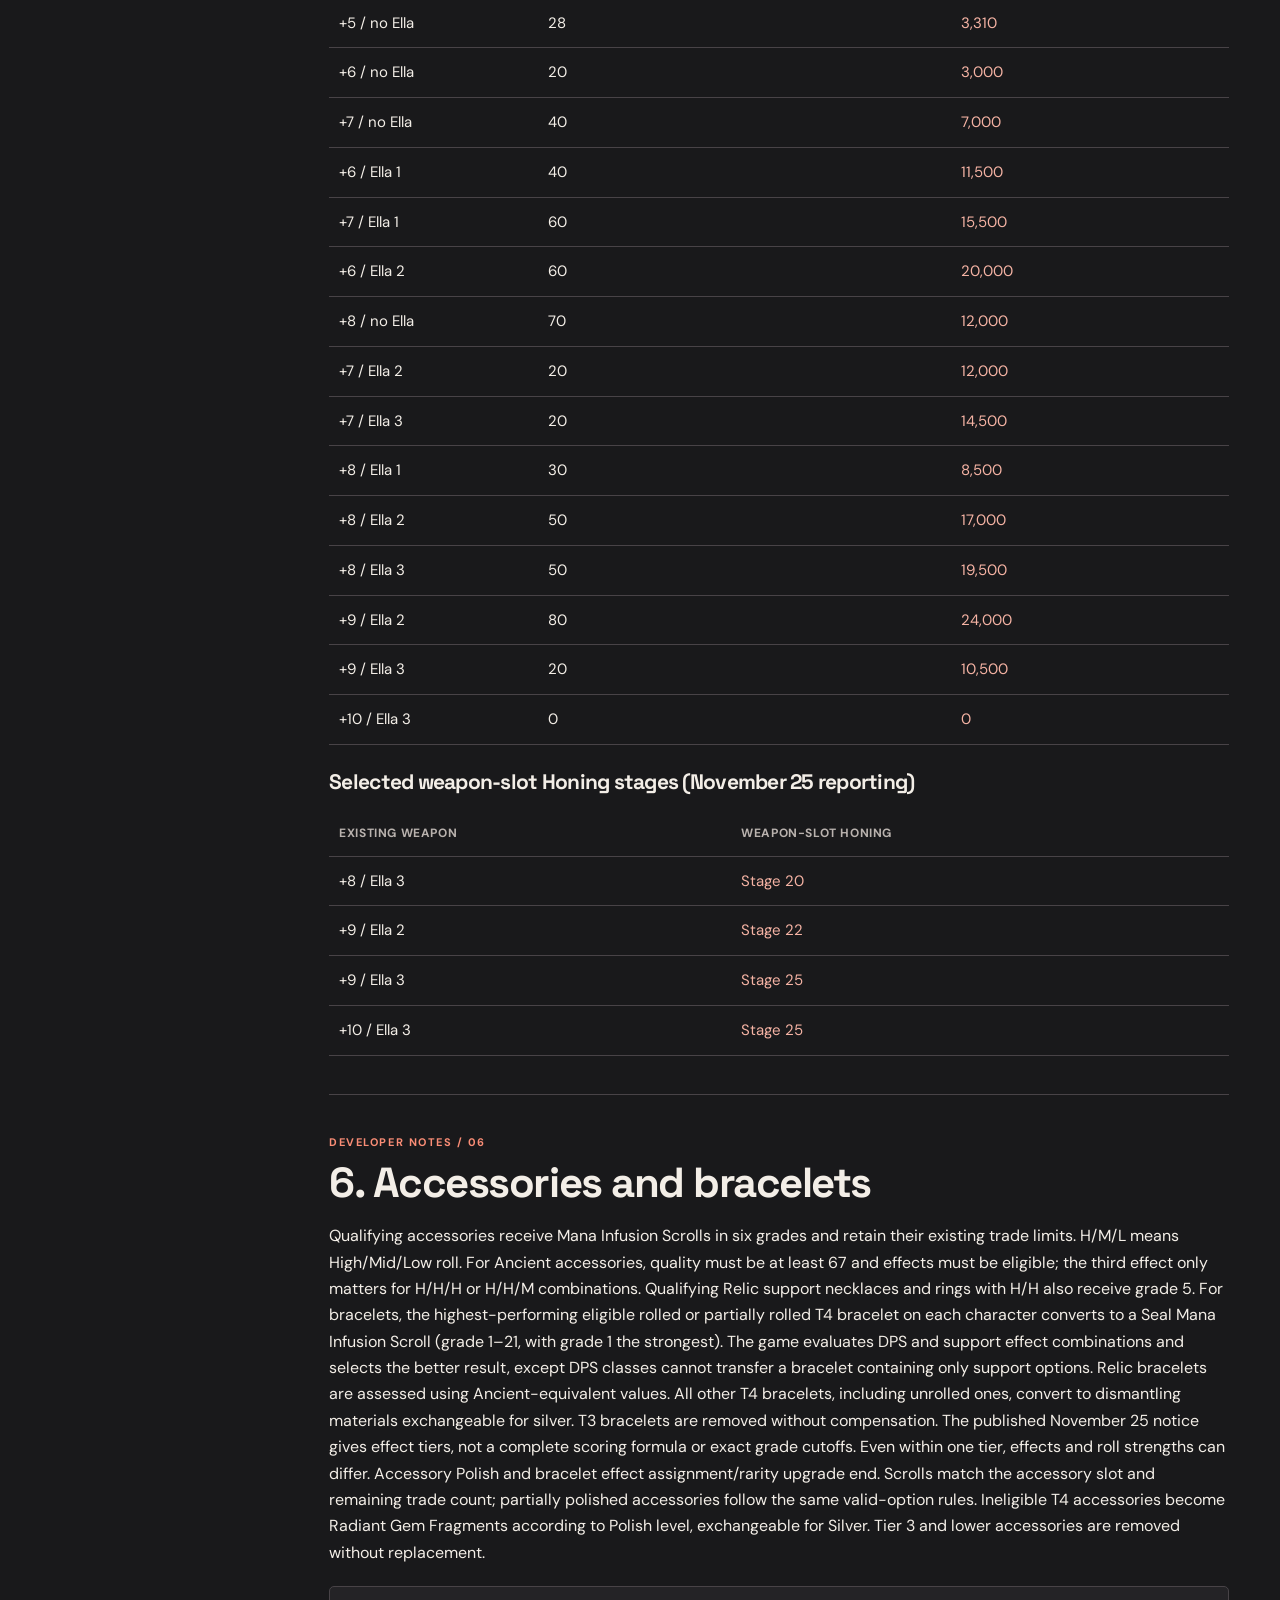
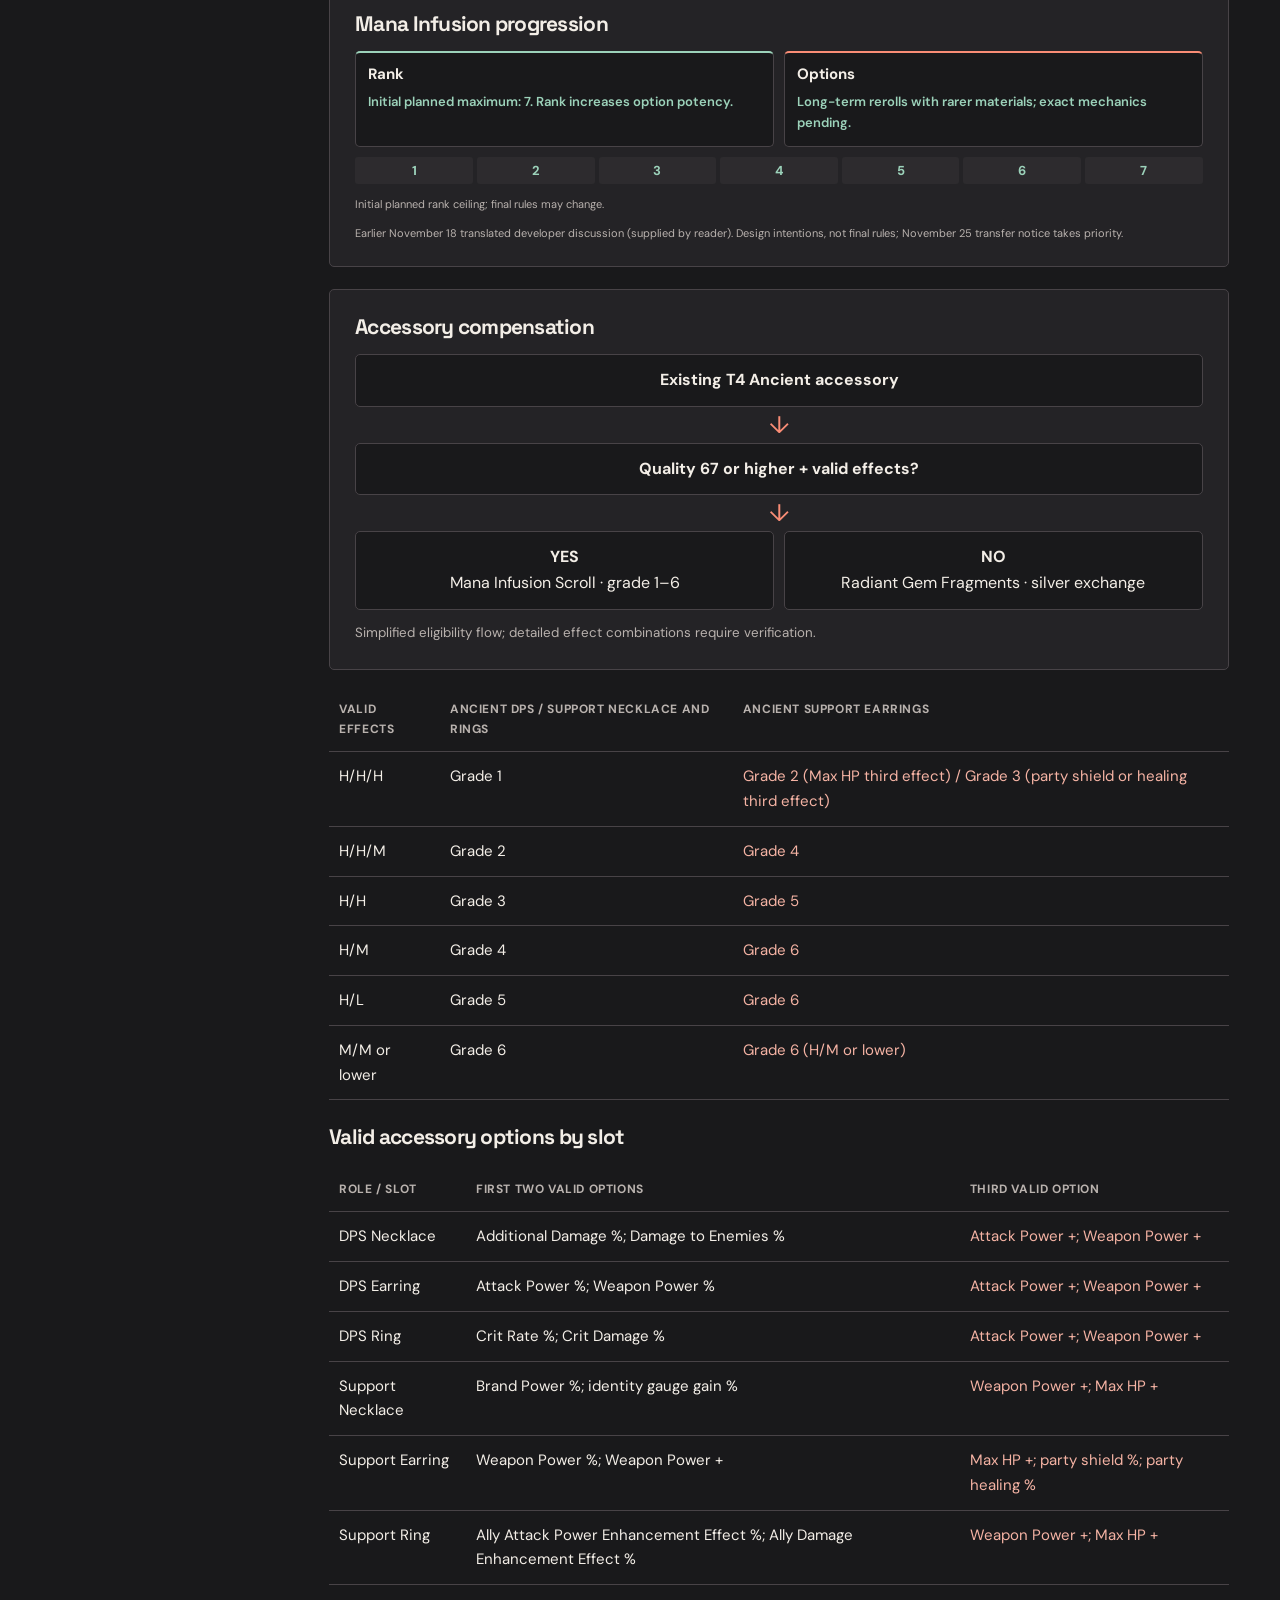
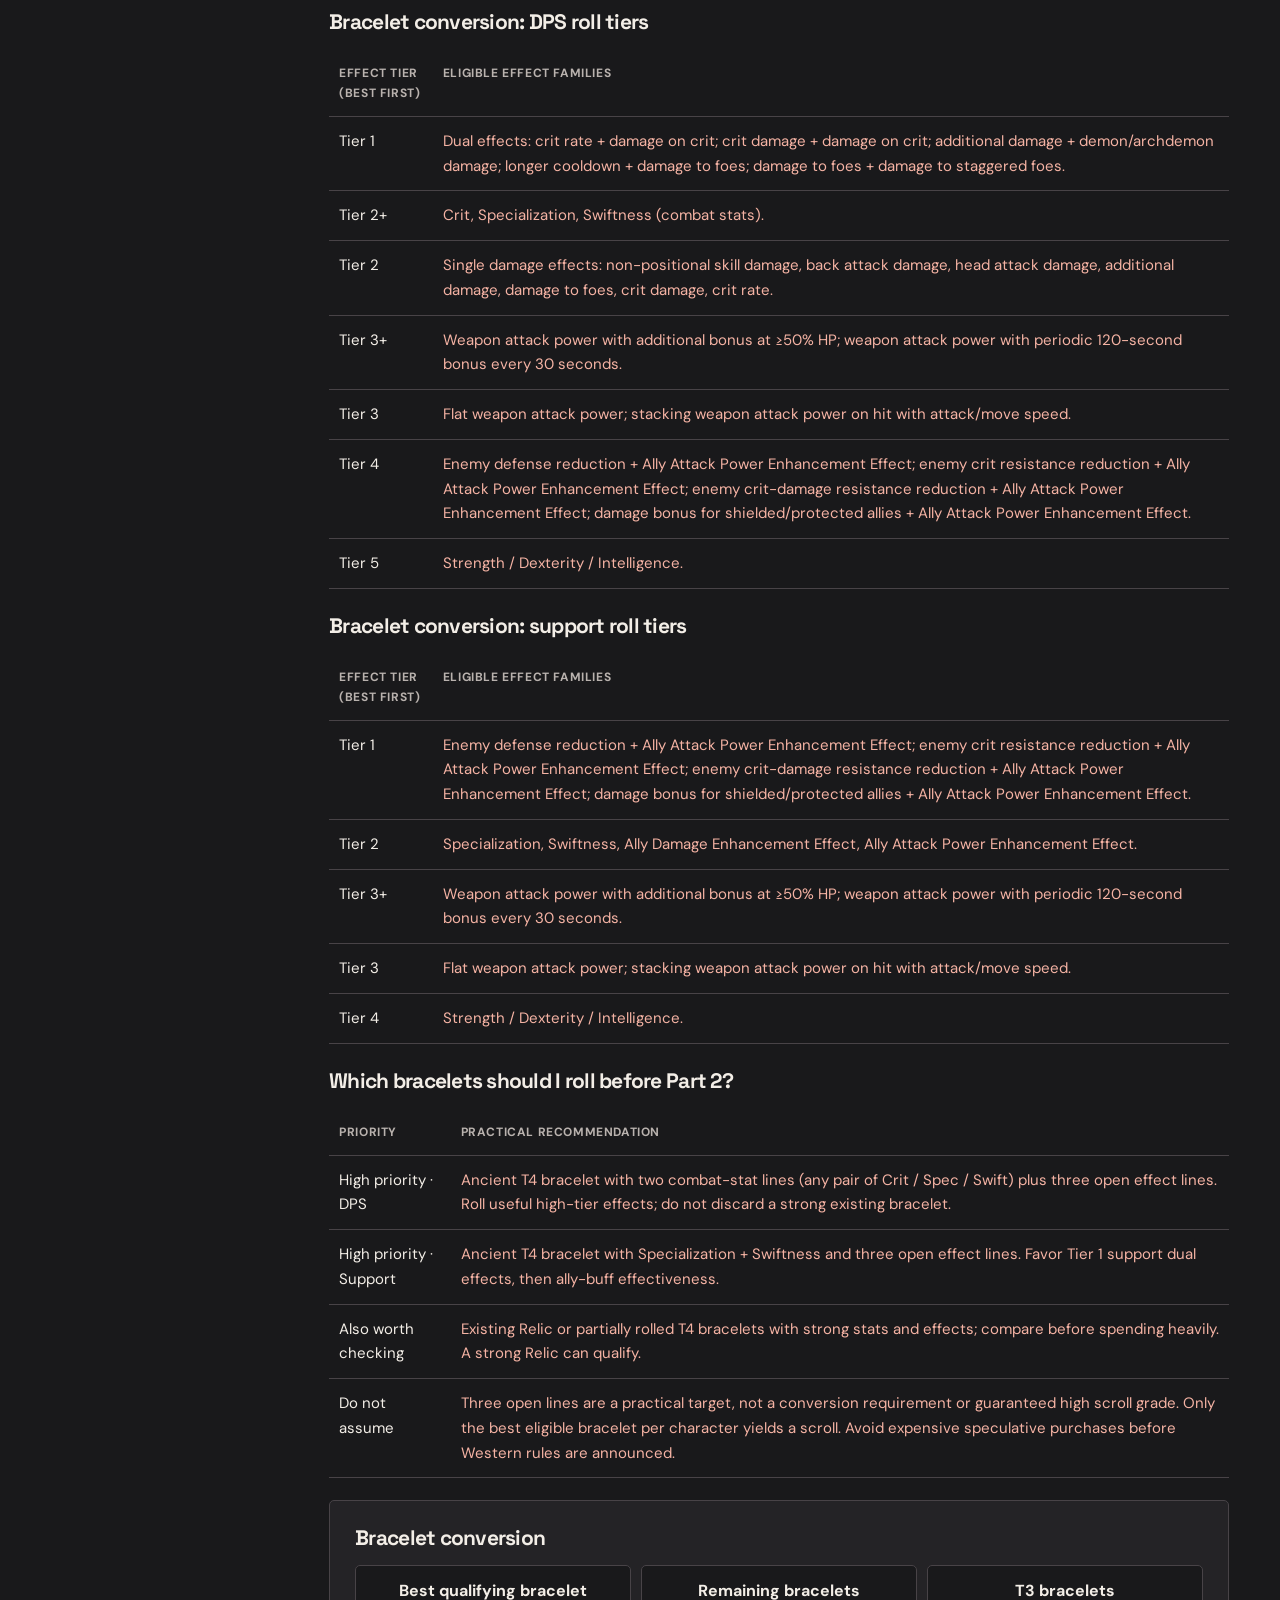
<file: part-2/index.html>
<!doctype html><html lang="en"><head><meta charset="utf-8"><meta name="viewport" content="width=device-width,initial-scale=1"><title>Lost Ark Part 2 – Update Guide | LoA Update Hub</title><meta name="description" content="Unofficial English translations and summaries of Korean Lost Ark developer notes for Western players. Part 2 guide, balance patches and update history."><meta property="og:type" content="website"><meta property="og:site_name" content="LoA Update Hub"><meta property="og:title" content="Lost Ark Part 2 – Update Guide | LoA Update Hub"><meta property="og:description" content="Unofficial English translations and summaries of Korean Lost Ark developer notes for Western players. Part 2 guide, balance patches and update history."><meta name="twitter:card" content="summary"><meta name="twitter:title" content="Lost Ark Part 2 – Update Guide | LoA Update Hub"><meta name="twitter:description" content="Unofficial English translations and summaries of Korean Lost Ark developer notes for Western players. Part 2 guide, balance patches and update history."><meta name="theme-color" content="#fa8d76"><link rel="preconnect" href="https://fonts.googleapis.com"><link rel="preconnect" href="https://fonts.gstatic.com" crossorigin><link rel="stylesheet" href="https://fonts.googleapis.com/css2?family=DM+Sans:wght@400;500;600;700&family=Space+Grotesk:wght@400;500;600;700&display=swap" media="print" onload="this.media='all'"><noscript><link rel="stylesheet" href="https://fonts.googleapis.com/css2?family=DM+Sans:wght@400;500;600;700&family=Space+Grotesk:wght@400;500;600;700&display=swap"></noscript><style id="site-styles" data-css-version="332e49f4f9a3">
:root{color-scheme:dark;--bg:#19191b;--panel:#242326;--raised:#2d2b2e;--ink:#f3eee7;--muted:#b9b2ae;--accent:#fa8d76;--line:#484347;--green:#9cd2ba;--violet:#c1adff}*{box-sizing:border-box}html{scroll-behavior:smooth;scroll-padding-top:100px}body{margin:0;background:var(--bg);color:var(--ink);font:16px/1.65 'DM Sans',system-ui,sans-serif}h1,h2,h3,.brand,.num{font-family:'Space Grotesk',system-ui,sans-serif;line-height:1.15;letter-spacing:-.035em}h1{font-size:clamp(44px,7vw,88px);margin:12px 0;letter-spacing:-.07em}h2{font-size:clamp(27px,3.6vw,42px);margin:8px 0 14px}h3{font-size:21px;margin:0 0 15px}a{color:var(--accent)}header{position:sticky;top:0;z-index:5;background:var(--bg);border-bottom:1px solid var(--line)}.mast{max-width:1440px;margin:auto;padding:14px clamp(18px,4vw,60px);display:flex;align-items:center;gap:14px}.mark{width:40px;height:40px;background:var(--accent);color:var(--bg);display:grid;place-items:center;font:700 29px 'Space Grotesk',sans-serif}.brand{font-size:20px;font-weight:700}.eyebrow{font-size:11px;font-weight:700;text-transform:uppercase;letter-spacing:.14em;color:var(--accent)}.muted,small{color:var(--muted)}.source{margin-left:auto;font-size:13px}.layout{max-width:1440px;margin:auto;display:grid;grid-template-columns:230px minmax(0,1fr);gap:48px;padding:36px clamp(18px,4vw,60px)}aside{position:sticky;top:100px;align-self:start;max-height:calc(100vh - 120px);overflow:auto;padding-right:8px}nav a{display:block;color:var(--muted);font-size:14px;line-height:1.4;padding:9px 10px;text-decoration:none;border-left:2px solid transparent}nav a:hover,nav a:focus-visible{color:var(--accent);background:var(--panel);border-left-color:var(--accent)}input,select{font:inherit;color:var(--ink);background:var(--bg);border:1px solid var(--line);padding:12px;border-radius:5px;width:100%}input[type=search]{margin:10px 0}input[type=checkbox]{width:auto;accent-color:var(--accent)}:focus-visible{outline:2px solid var(--accent);outline-offset:3px}.hero{padding:14px 0 24px}.stats{display:grid;grid-template-columns:repeat(3,minmax(0,1fr));gap:12px;margin:24px 0}.stat,.metric,.visual,.node{background:var(--panel);border:1px solid var(--line);padding:18px}.num{font-size:clamp(25px,4vw,42px);font-weight:700;color:var(--accent)}.stat .num{display:block}.notice{border-left:3px solid var(--accent);padding:12px 16px;background:var(--panel);font-size:14px}.chapter{border-bottom:1px solid var(--line);padding:38px 0}.chapter p{max-width:82ch}.visual{margin:22px 0 0;padding:clamp(14px,3vw,25px);border-radius:5px}.visual small{display:block;margin-top:12px}.tablewrap{overflow-x:auto;margin:18px 0 0}table{width:100%;border-collapse:collapse;text-align:left;font-size:15px}th,td{padding:12px 10px;vertical-align:top;border-bottom:1px solid var(--line)}th{color:var(--muted);font-size:12px;letter-spacing:.05em;text-transform:uppercase}td:last-child{color:#f5b3a4}.subtable{margin-top:25px}.grid2,.grid3,.grid4{display:grid;gap:10px}.grid2{grid-template-columns:repeat(2,minmax(0,1fr))}.grid3{grid-template-columns:repeat(3,minmax(0,1fr))}.grid4{grid-template-columns:repeat(4,minmax(0,1fr))}.node{padding:12px;text-align:center;background:var(--bg);border-radius:5px;min-width:0}.node strong{display:block;color:var(--ink)}.node .num{font-size:24px}.arrow{font-size:24px;text-align:center;color:var(--accent);line-height:1.5}.equipment{display:grid;grid-template-columns:1fr minmax(50px,130px) 1fr;gap:12px;align-items:center}.slot{border:1px solid var(--line);padding:8px;margin:6px 0;background:var(--bg);border-radius:4px;font-size:14px}.slot.new{border-color:var(--accent);color:var(--accent)}.equipment svg{width:100%;height:auto}.chartrow{display:grid;grid-template-columns:92px 1fr 50px;gap:10px;align-items:center;margin:10px 0;font-variant-numeric:tabular-nums}.track{height:12px;background:var(--bg);border:1px solid var(--line);border-radius:3px;overflow:hidden}.fill{height:100%;background:var(--accent)}.metric{padding:12px;background:var(--bg);border-radius:4px}.metric small{margin:0}.metric .num{font-size:clamp(22px,3vw,32px)}.metrics{margin:14px 0}.stone-row{display:grid;grid-template-columns:110px repeat(5,minmax(0,1fr));gap:5px;align-items:center;margin:8px 0;font-size:13px}.stone{padding:8px 2px;background:var(--bg);text-align:center;border:1px solid var(--line);border-radius:4px;font-weight:700}.stone.active{background:#335044;color:#d6f5e4;border-color:#527566}.stone.partial{background:#514348;color:#ffd0c5;border-color:#805c59}.gem-icon{font-size:23px;color:var(--violet);letter-spacing:3px}.bound{color:var(--muted)}.task{display:flex;gap:12px;align-items:flex-start;padding:11px 0;border-bottom:1px solid var(--line)}.task input{margin-top:7px}.task:has(input:checked) span{color:var(--muted);text-decoration:line-through}.history p{padding:10px 0;border-bottom:1px solid var(--line)}footer{max-width:1440px;margin:auto;padding:24px clamp(18px,4vw,60px);font-size:14px;color:var(--muted)}details summary{cursor:pointer;color:var(--accent);font-weight:600}[hidden]{display:none!important}@media(max-width:850px){.layout{grid-template-columns:1fr;gap:20px}aside{position:static;max-height:none}nav{display:grid;grid-template-columns:1fr 1fr}.hero{padding-top:0}.source{display:none}}@media(max-width:500px){.stats{gap:5px}.stat{padding:10px}.stat .num{font-size:23px}.grid4{grid-template-columns:repeat(2,minmax(0,1fr))}.grid3{grid-template-columns:repeat(2,minmax(0,1fr))}.equipment{gap:5px}.slot{padding:5px;font-size:12px}.stone-row{grid-template-columns:85px repeat(5,minmax(0,1fr));gap:3px;font-size:12px}.chartrow{grid-template-columns:70px 1fr 40px}.chapter{padding:28px 0}th,td{padding:8px;font-size:13px}}
@media(max-width:500px){.brand{font-size:16px}.mast .eyebrow{font-size:10px;letter-spacing:.08em}.mark{flex-shrink:0}}
.update-note{border:1px solid var(--line);border-left:3px solid var(--green);background:var(--panel);padding:14px 18px;margin:20px 0}.update-note .eyebrow{color:var(--green)}.update-note p{margin:5px 0 0;color:var(--ink);font-size:14px}
.chapter > h3{margin-top:24px}#balance-filter{margin:8px 0 12px;max-width:320px}
.balance-tabs{display:flex;flex-wrap:wrap;gap:8px;margin:18px 0}.balance-tabs button{font:inherit;font-size:14px;padding:10px 14px;background:var(--panel);color:var(--ink);border:1px solid var(--line);border-radius:4px;cursor:pointer}.balance-tabs button.active{color:var(--bg);background:var(--accent);border-color:var(--accent);font-weight:700}.balance-filters{display:grid;grid-template-columns:repeat(2,minmax(0,1fr));gap:12px;margin:12px 0 20px}.balance-filters select{margin-top:5px}#balance .tablewrap{max-width:100%}#balance .tablewrap table{min-width:540px}#balance h3{margin-top:18px}
.balance-legend{display:flex;flex-wrap:wrap;gap:8px;margin:12px 0}.balance-label{display:inline-block;font-weight:700;font-size:13px;line-height:1.4;padding:3px 7px;border-radius:4px;background:var(--raised);color:var(--muted);white-space:normal}.balance-label.buff{color:#b5ead0;background:#293e34}.balance-label.nerf{color:#ffb4a5;background:#482e30}.balance-label.mixed{color:#d8c8ff;background:#3b334d}.balance-label.unknown{color:var(--muted);background:transparent}.cumulative-table{min-width:560px!important}.cumulative-table td{min-width:116px}.cumulative-table td small{display:block;margin-top:5px;font-size:12px;line-height:1.45}.cumulative-table td:nth-child(n+3){width:32%;min-width:150px}
.task-copy{display:block;flex:1}.task-copy strong{display:block;font-weight:700;margin-bottom:3px}.task-detail{display:block;font-size:14px;color:var(--muted);line-height:1.6}.source-note{font-size:13px;color:var(--muted)}


/* Hub layout */
.hub-mast{flex-wrap:wrap;gap:12px}.hub-brand{display:flex;align-items:center;gap:12px;text-decoration:none;color:var(--ink)}.hub-brand .mark{width:46px;flex-shrink:0;font-size:21px}.hub-nav{display:flex;flex-wrap:wrap;gap:5px;margin-left:auto;align-items:center}.hub-nav a{border:0;border-bottom:2px solid transparent;border-radius:0;padding:9px 12px;font-size:14px}.hub-nav a[aria-current=page]{color:var(--accent);border-bottom-color:var(--accent)}.hub-main{max-width:1200px;margin:auto;padding:42px clamp(18px,5vw,60px)}.hub-hero{padding:18px 0 30px}.hub-hero h1{font-size:clamp(40px,6.5vw,76px);max-width:16ch}.hub-hero p{max-width:75ch}.review-line{color:var(--green);font-size:13px}.hub-cards{display:grid;grid-template-columns:repeat(2,minmax(0,1fr));gap:18px;margin:12px 0 36px}.hub-card{display:flex;flex-direction:column;background:var(--panel);border:1px solid var(--line);border-radius:6px;overflow:hidden;color:var(--ink);text-decoration:none;transition:border-color .15s,transform .15s}.hub-card:hover{border-color:var(--accent);transform:translateY(-2px)}.hub-card.balance-card:hover{border-color:var(--green)}.hub-card svg{width:100%;height:auto;display:block}.hub-card-body{padding:20px;display:flex;flex:1;flex-direction:column;gap:8px}.hub-card-body h2{font-size:27px;margin:0}.hub-card-body p{margin:0;color:var(--muted)}.hub-card-body .card-action{margin-top:auto;padding-top:8px;color:var(--accent);font-weight:700}.balance-card .eyebrow,.balance-card .card-action{color:var(--green)}.update-head{display:flex;align-items:center;justify-content:space-between;gap:12px}.update-list{padding:0;list-style:none}.update-list li{border-bottom:1px solid var(--line);padding:15px 0;display:grid;grid-template-columns:110px 1fr;gap:12px}.update-list time{color:var(--accent);font-size:13px;font-weight:700}.page-intro{max-width:78ch;color:var(--muted)}.hub-main .chapter:first-child{padding-top:0}.hub-main #balance>h2{font-size:clamp(36px,5vw,64px)}.hub-main #balance .balance-tabs{margin-top:26px}.hub-main .balance-tabs button{flex:0 1 auto}.hub-main .balance-filters{max-width:700px}.hub-main #balance .tablewrap{overflow-x:auto}.hub-main #balance .tablewrap table{min-width:580px}.hub-main .tablewrap td{overflow-wrap:break-word}.hub-footer{border-top:1px solid var(--line)}@media(max-width:850px){.hub-nav{margin-left:0;width:100%;display:flex}.hub-nav a{padding:7px 10px}.hub-main{padding-top:24px}.hub-mast{padding-top:10px;padding-bottom:8px}html{scroll-padding-top:145px}.layout aside{top:150px}}@media(max-width:600px){.hub-cards{grid-template-columns:1fr}.hub-main{padding:22px 18px}.hub-nav{gap:1px}.hub-nav a{font-size:12px;padding:7px 8px}.update-list li{grid-template-columns:85px 1fr;gap:8px}.hub-card-body{padding:16px}.hub-brand .brand{font-size:18px}.hub-brand .eyebrow{font-size:10px}.hub-main #balance .balance-filters{grid-template-columns:1fr 1fr}}@media(prefers-reduced-motion:reduce){html{scroll-behavior:auto}.hub-card{transition:none}.hub-card:hover{transform:none}}

/* Compact early-roadmap visuals and grouped guide navigation */
#nav .nav-group{margin:8px 0 15px;display:flex;flex-direction:column;gap:2px}#nav .nav-group[hidden],#nav a[hidden]{display:none!important}#nav .nav-group-title{display:block;color:var(--accent);font-size:10px;font-weight:700;letter-spacing:.085em;text-transform:uppercase;padding:6px 8px}#nav .nav-group a{font-size:13px;line-height:1.4;padding:5px 8px}.early-visual{margin:20px 0}.early-grid{display:grid;gap:10px;grid-template-columns:repeat(2,minmax(0,1fr));margin:10px 0}.early-grid-3{grid-template-columns:repeat(3,minmax(0,1fr))}.early-card{background:var(--bg);border:1px solid var(--line);border-top:2px solid var(--accent);border-radius:5px;padding:12px;min-width:0;display:flex;flex-direction:column;gap:6px}.early-color-0{border-top-color:var(--green)}.early-color-2{border-top-color:var(--violet)}.early-card>strong{font-size:15px;line-height:1.3}.early-subtitle{font-size:13px;color:var(--green);font-weight:600}.early-detail,.early-card small{font-size:12px;line-height:1.55;color:var(--muted)}.early-visual>small{font-size:11px;line-height:1.5}.early-visual h4{margin:15px 0 5px;font-size:14px}.season-slots{display:grid;grid-template-columns:repeat(8,minmax(0,1fr));gap:3px}.season-slots span,.early-ranks span{background:var(--raised);text-align:center;color:var(--accent);font-size:13px;border-radius:3px;padding:3px 0}.early-color-0 .season-slots span{color:var(--green)}.early-ranks{display:grid;grid-template-columns:repeat(7,minmax(0,1fr));gap:4px;margin:10px 0}.early-ranks span{color:var(--green);font-weight:700}.early-details{margin:12px 0;padding:10px;border:1px solid var(--line);border-radius:5px}.early-details summary{font-size:13px;cursor:pointer;color:var(--accent)}.early-details p{font-size:12px;margin:8px 0;color:var(--muted)}@media(max-width:720px){.early-grid-3{grid-template-columns:1fr}}@media(max-width:420px){.early-grid-2{grid-template-columns:1fr}}
</style></head><body data-page="guide" data-root="../"><header><div class="mast hub-mast"><a class="hub-brand" href="../"><div class="mark" aria-hidden="true">LoA</div><div><div class="brand">LoA Update Hub</div><div class="eyebrow">Korean updates · Western community</div></div></a><nav class="hub-nav" aria-label="Main navigation"><a href="../">Home</a><a href="../part-2/" aria-current="page">Part 2</a><a href="../balance/">Balance Patches</a><a href="../updates/">Latest Updates</a></nav></div></header><div class="layout"><aside><div class="eyebrow">Developer notice / 01–13</div><label for="search" class="muted">Search the guide</label><input id="search" type="search" placeholder="Trade Skills, gems, gold…"><details open><summary>Contents</summary><nav id="nav"></nav></details></aside><main><div class="hero"><div class="eyebrow">Korean developer notes / Western player guide</div><h1>Lost Ark Part 2</h1><p class="muted">An unofficial English-translated guide to Korean Lost Ark Part 2 developer notes for Western (NA/EU) players. Explore system changes, visual comparisons, interactive calculators and practical preparations. Korean announcements do not confirm Western release dates or implementation.</p><div class="update-note"><span class="eyebrow">Ongoing updates</span><p>Korean developer notes are monitored daily. New announcements, corrections and system changes will be translated into English and added to this guide as soon as possible after verification and review.</p></div><div class="stats"><div class="stat"><span class="num">16</span>Gear slots</div><div class="stat"><span class="num">6 → 1</span>Trade Skill levels</div><div class="stat"><span class="num">Shared</span>Roster gems</div></div><div class="notice"><strong id="review-title">Unofficial guide · source review</strong><br><span id="status">Figures and terminology are provisional.</span> <a href="https://lostark.game.onstove.com/News/Notice/Views/13608">Read the original notice ↗</a></div></div><div id="notes"><p>Loading guide…</p></div><p id="empty" hidden>No matching sections. Try another search.</p></main></div><footer class="hub-footer">Unofficial English community resource for Lost Ark. Korean announcements do not confirm Western implementation. Not affiliated with Smilegate or Amazon Games.</footer><script defer src="../app.js?v=a0fa0878231a"></script></body></html>
</file>
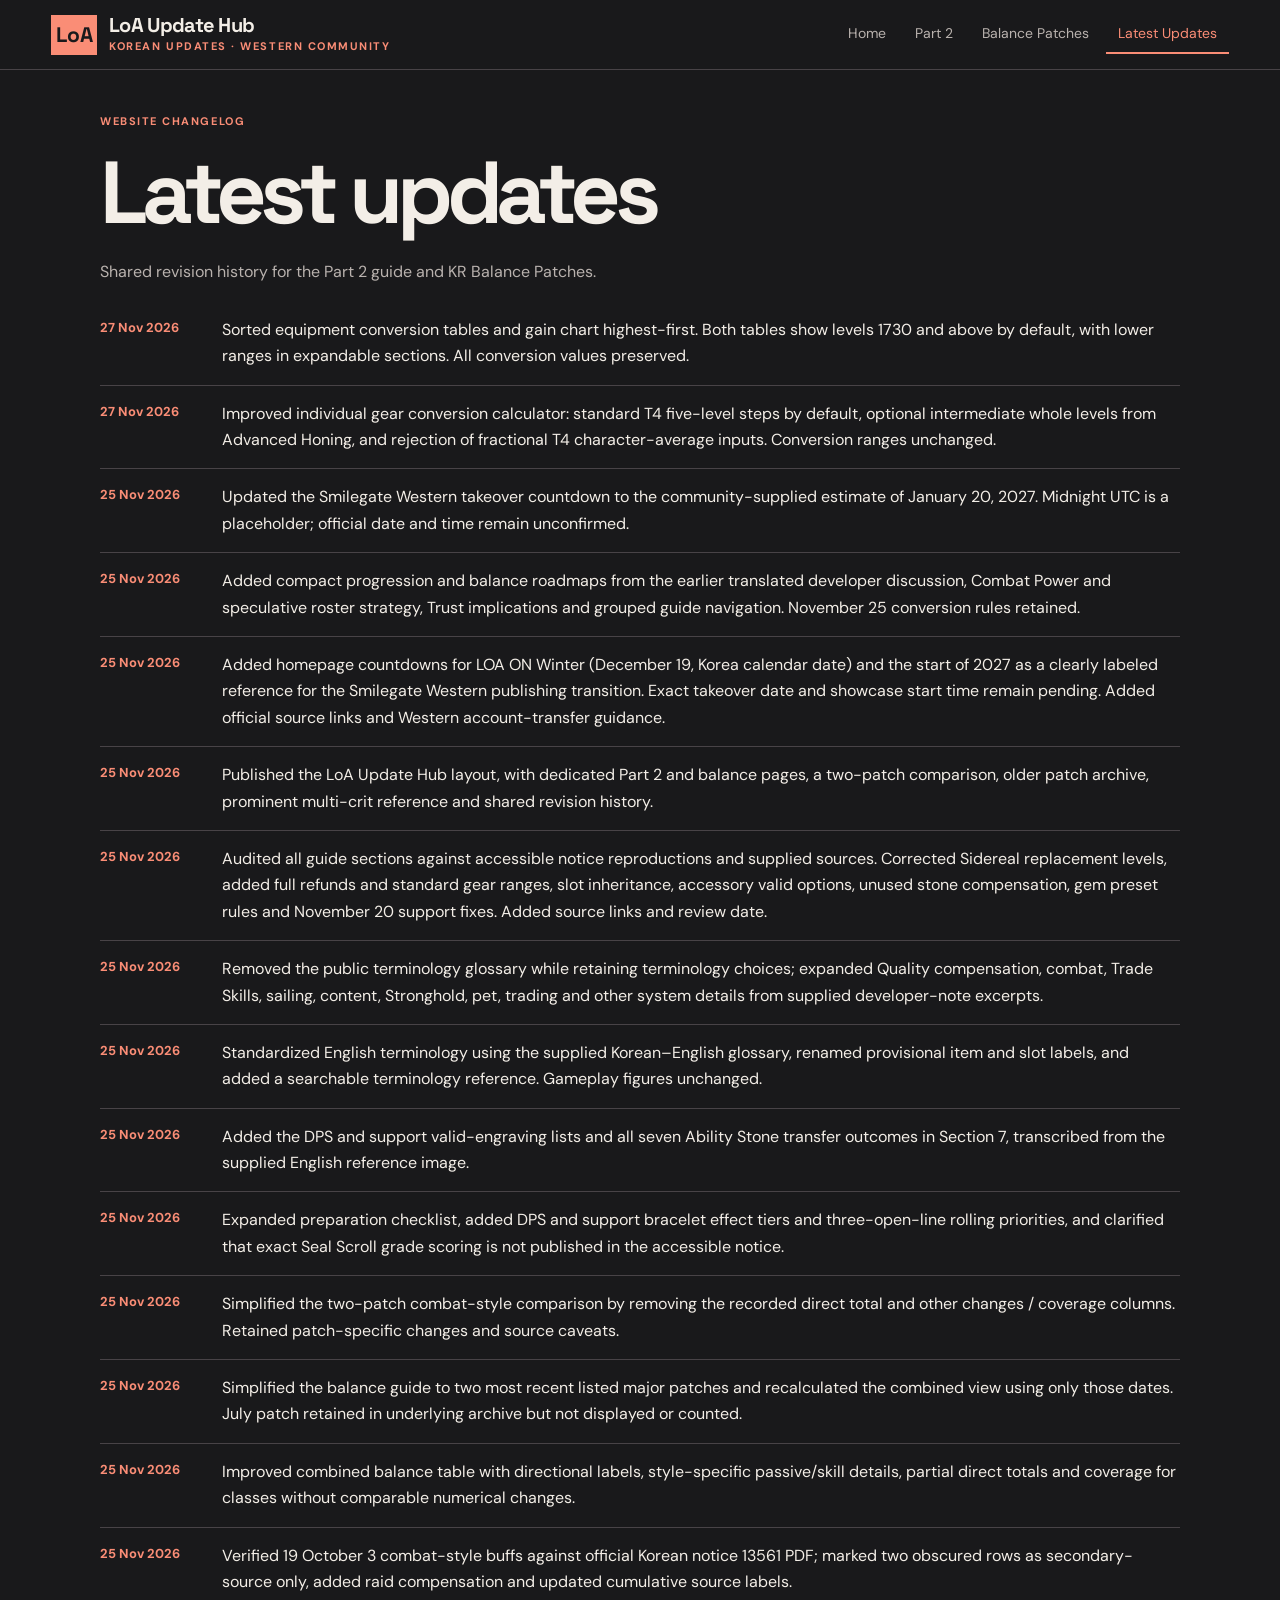
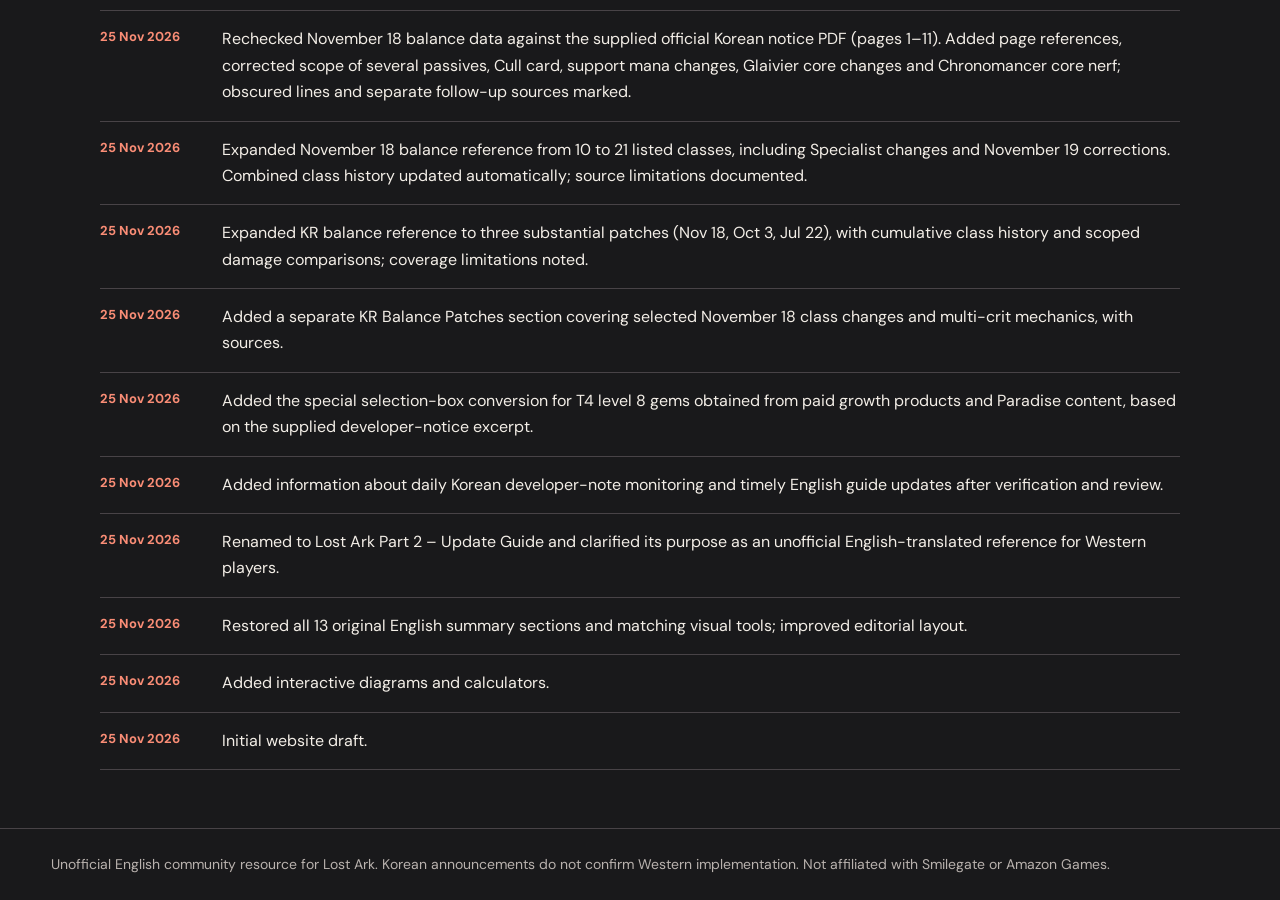
<file: updates/index.html>
<!doctype html><html lang="en"><head><meta charset="utf-8"><meta name="viewport" content="width=device-width,initial-scale=1"><title>Latest Updates | LoA Update Hub</title><meta name="description" content="Unofficial English translations and summaries of Korean Lost Ark developer notes for Western players. Part 2 guide, balance patches and update history."><meta property="og:type" content="website"><meta property="og:site_name" content="LoA Update Hub"><meta property="og:title" content="Latest Updates | LoA Update Hub"><meta property="og:description" content="Unofficial English translations and summaries of Korean Lost Ark developer notes for Western players. Part 2 guide, balance patches and update history."><meta name="twitter:card" content="summary"><meta name="twitter:title" content="Latest Updates | LoA Update Hub"><meta name="twitter:description" content="Unofficial English translations and summaries of Korean Lost Ark developer notes for Western players. Part 2 guide, balance patches and update history."><meta name="theme-color" content="#fa8d76"><link rel="preconnect" href="https://fonts.googleapis.com"><link rel="preconnect" href="https://fonts.gstatic.com" crossorigin><link rel="stylesheet" href="https://fonts.googleapis.com/css2?family=DM+Sans:wght@400;500;600;700&family=Space+Grotesk:wght@400;500;600;700&display=swap" media="print" onload="this.media='all'"><noscript><link rel="stylesheet" href="https://fonts.googleapis.com/css2?family=DM+Sans:wght@400;500;600;700&family=Space+Grotesk:wght@400;500;600;700&display=swap"></noscript><style id="site-styles" data-css-version="332e49f4f9a3">
:root{color-scheme:dark;--bg:#19191b;--panel:#242326;--raised:#2d2b2e;--ink:#f3eee7;--muted:#b9b2ae;--accent:#fa8d76;--line:#484347;--green:#9cd2ba;--violet:#c1adff}*{box-sizing:border-box}html{scroll-behavior:smooth;scroll-padding-top:100px}body{margin:0;background:var(--bg);color:var(--ink);font:16px/1.65 'DM Sans',system-ui,sans-serif}h1,h2,h3,.brand,.num{font-family:'Space Grotesk',system-ui,sans-serif;line-height:1.15;letter-spacing:-.035em}h1{font-size:clamp(44px,7vw,88px);margin:12px 0;letter-spacing:-.07em}h2{font-size:clamp(27px,3.6vw,42px);margin:8px 0 14px}h3{font-size:21px;margin:0 0 15px}a{color:var(--accent)}header{position:sticky;top:0;z-index:5;background:var(--bg);border-bottom:1px solid var(--line)}.mast{max-width:1440px;margin:auto;padding:14px clamp(18px,4vw,60px);display:flex;align-items:center;gap:14px}.mark{width:40px;height:40px;background:var(--accent);color:var(--bg);display:grid;place-items:center;font:700 29px 'Space Grotesk',sans-serif}.brand{font-size:20px;font-weight:700}.eyebrow{font-size:11px;font-weight:700;text-transform:uppercase;letter-spacing:.14em;color:var(--accent)}.muted,small{color:var(--muted)}.source{margin-left:auto;font-size:13px}.layout{max-width:1440px;margin:auto;display:grid;grid-template-columns:230px minmax(0,1fr);gap:48px;padding:36px clamp(18px,4vw,60px)}aside{position:sticky;top:100px;align-self:start;max-height:calc(100vh - 120px);overflow:auto;padding-right:8px}nav a{display:block;color:var(--muted);font-size:14px;line-height:1.4;padding:9px 10px;text-decoration:none;border-left:2px solid transparent}nav a:hover,nav a:focus-visible{color:var(--accent);background:var(--panel);border-left-color:var(--accent)}input,select{font:inherit;color:var(--ink);background:var(--bg);border:1px solid var(--line);padding:12px;border-radius:5px;width:100%}input[type=search]{margin:10px 0}input[type=checkbox]{width:auto;accent-color:var(--accent)}:focus-visible{outline:2px solid var(--accent);outline-offset:3px}.hero{padding:14px 0 24px}.stats{display:grid;grid-template-columns:repeat(3,minmax(0,1fr));gap:12px;margin:24px 0}.stat,.metric,.visual,.node{background:var(--panel);border:1px solid var(--line);padding:18px}.num{font-size:clamp(25px,4vw,42px);font-weight:700;color:var(--accent)}.stat .num{display:block}.notice{border-left:3px solid var(--accent);padding:12px 16px;background:var(--panel);font-size:14px}.chapter{border-bottom:1px solid var(--line);padding:38px 0}.chapter p{max-width:82ch}.visual{margin:22px 0 0;padding:clamp(14px,3vw,25px);border-radius:5px}.visual small{display:block;margin-top:12px}.tablewrap{overflow-x:auto;margin:18px 0 0}table{width:100%;border-collapse:collapse;text-align:left;font-size:15px}th,td{padding:12px 10px;vertical-align:top;border-bottom:1px solid var(--line)}th{color:var(--muted);font-size:12px;letter-spacing:.05em;text-transform:uppercase}td:last-child{color:#f5b3a4}.subtable{margin-top:25px}.grid2,.grid3,.grid4{display:grid;gap:10px}.grid2{grid-template-columns:repeat(2,minmax(0,1fr))}.grid3{grid-template-columns:repeat(3,minmax(0,1fr))}.grid4{grid-template-columns:repeat(4,minmax(0,1fr))}.node{padding:12px;text-align:center;background:var(--bg);border-radius:5px;min-width:0}.node strong{display:block;color:var(--ink)}.node .num{font-size:24px}.arrow{font-size:24px;text-align:center;color:var(--accent);line-height:1.5}.equipment{display:grid;grid-template-columns:1fr minmax(50px,130px) 1fr;gap:12px;align-items:center}.slot{border:1px solid var(--line);padding:8px;margin:6px 0;background:var(--bg);border-radius:4px;font-size:14px}.slot.new{border-color:var(--accent);color:var(--accent)}.equipment svg{width:100%;height:auto}.chartrow{display:grid;grid-template-columns:92px 1fr 50px;gap:10px;align-items:center;margin:10px 0;font-variant-numeric:tabular-nums}.track{height:12px;background:var(--bg);border:1px solid var(--line);border-radius:3px;overflow:hidden}.fill{height:100%;background:var(--accent)}.metric{padding:12px;background:var(--bg);border-radius:4px}.metric small{margin:0}.metric .num{font-size:clamp(22px,3vw,32px)}.metrics{margin:14px 0}.stone-row{display:grid;grid-template-columns:110px repeat(5,minmax(0,1fr));gap:5px;align-items:center;margin:8px 0;font-size:13px}.stone{padding:8px 2px;background:var(--bg);text-align:center;border:1px solid var(--line);border-radius:4px;font-weight:700}.stone.active{background:#335044;color:#d6f5e4;border-color:#527566}.stone.partial{background:#514348;color:#ffd0c5;border-color:#805c59}.gem-icon{font-size:23px;color:var(--violet);letter-spacing:3px}.bound{color:var(--muted)}.task{display:flex;gap:12px;align-items:flex-start;padding:11px 0;border-bottom:1px solid var(--line)}.task input{margin-top:7px}.task:has(input:checked) span{color:var(--muted);text-decoration:line-through}.history p{padding:10px 0;border-bottom:1px solid var(--line)}footer{max-width:1440px;margin:auto;padding:24px clamp(18px,4vw,60px);font-size:14px;color:var(--muted)}details summary{cursor:pointer;color:var(--accent);font-weight:600}[hidden]{display:none!important}@media(max-width:850px){.layout{grid-template-columns:1fr;gap:20px}aside{position:static;max-height:none}nav{display:grid;grid-template-columns:1fr 1fr}.hero{padding-top:0}.source{display:none}}@media(max-width:500px){.stats{gap:5px}.stat{padding:10px}.stat .num{font-size:23px}.grid4{grid-template-columns:repeat(2,minmax(0,1fr))}.grid3{grid-template-columns:repeat(2,minmax(0,1fr))}.equipment{gap:5px}.slot{padding:5px;font-size:12px}.stone-row{grid-template-columns:85px repeat(5,minmax(0,1fr));gap:3px;font-size:12px}.chartrow{grid-template-columns:70px 1fr 40px}.chapter{padding:28px 0}th,td{padding:8px;font-size:13px}}
@media(max-width:500px){.brand{font-size:16px}.mast .eyebrow{font-size:10px;letter-spacing:.08em}.mark{flex-shrink:0}}
.update-note{border:1px solid var(--line);border-left:3px solid var(--green);background:var(--panel);padding:14px 18px;margin:20px 0}.update-note .eyebrow{color:var(--green)}.update-note p{margin:5px 0 0;color:var(--ink);font-size:14px}
.chapter > h3{margin-top:24px}#balance-filter{margin:8px 0 12px;max-width:320px}
.balance-tabs{display:flex;flex-wrap:wrap;gap:8px;margin:18px 0}.balance-tabs button{font:inherit;font-size:14px;padding:10px 14px;background:var(--panel);color:var(--ink);border:1px solid var(--line);border-radius:4px;cursor:pointer}.balance-tabs button.active{color:var(--bg);background:var(--accent);border-color:var(--accent);font-weight:700}.balance-filters{display:grid;grid-template-columns:repeat(2,minmax(0,1fr));gap:12px;margin:12px 0 20px}.balance-filters select{margin-top:5px}#balance .tablewrap{max-width:100%}#balance .tablewrap table{min-width:540px}#balance h3{margin-top:18px}
.balance-legend{display:flex;flex-wrap:wrap;gap:8px;margin:12px 0}.balance-label{display:inline-block;font-weight:700;font-size:13px;line-height:1.4;padding:3px 7px;border-radius:4px;background:var(--raised);color:var(--muted);white-space:normal}.balance-label.buff{color:#b5ead0;background:#293e34}.balance-label.nerf{color:#ffb4a5;background:#482e30}.balance-label.mixed{color:#d8c8ff;background:#3b334d}.balance-label.unknown{color:var(--muted);background:transparent}.cumulative-table{min-width:560px!important}.cumulative-table td{min-width:116px}.cumulative-table td small{display:block;margin-top:5px;font-size:12px;line-height:1.45}.cumulative-table td:nth-child(n+3){width:32%;min-width:150px}
.task-copy{display:block;flex:1}.task-copy strong{display:block;font-weight:700;margin-bottom:3px}.task-detail{display:block;font-size:14px;color:var(--muted);line-height:1.6}.source-note{font-size:13px;color:var(--muted)}


/* Hub layout */
.hub-mast{flex-wrap:wrap;gap:12px}.hub-brand{display:flex;align-items:center;gap:12px;text-decoration:none;color:var(--ink)}.hub-brand .mark{width:46px;flex-shrink:0;font-size:21px}.hub-nav{display:flex;flex-wrap:wrap;gap:5px;margin-left:auto;align-items:center}.hub-nav a{border:0;border-bottom:2px solid transparent;border-radius:0;padding:9px 12px;font-size:14px}.hub-nav a[aria-current=page]{color:var(--accent);border-bottom-color:var(--accent)}.hub-main{max-width:1200px;margin:auto;padding:42px clamp(18px,5vw,60px)}.hub-hero{padding:18px 0 30px}.hub-hero h1{font-size:clamp(40px,6.5vw,76px);max-width:16ch}.hub-hero p{max-width:75ch}.review-line{color:var(--green);font-size:13px}.hub-cards{display:grid;grid-template-columns:repeat(2,minmax(0,1fr));gap:18px;margin:12px 0 36px}.hub-card{display:flex;flex-direction:column;background:var(--panel);border:1px solid var(--line);border-radius:6px;overflow:hidden;color:var(--ink);text-decoration:none;transition:border-color .15s,transform .15s}.hub-card:hover{border-color:var(--accent);transform:translateY(-2px)}.hub-card.balance-card:hover{border-color:var(--green)}.hub-card svg{width:100%;height:auto;display:block}.hub-card-body{padding:20px;display:flex;flex:1;flex-direction:column;gap:8px}.hub-card-body h2{font-size:27px;margin:0}.hub-card-body p{margin:0;color:var(--muted)}.hub-card-body .card-action{margin-top:auto;padding-top:8px;color:var(--accent);font-weight:700}.balance-card .eyebrow,.balance-card .card-action{color:var(--green)}.update-head{display:flex;align-items:center;justify-content:space-between;gap:12px}.update-list{padding:0;list-style:none}.update-list li{border-bottom:1px solid var(--line);padding:15px 0;display:grid;grid-template-columns:110px 1fr;gap:12px}.update-list time{color:var(--accent);font-size:13px;font-weight:700}.page-intro{max-width:78ch;color:var(--muted)}.hub-main .chapter:first-child{padding-top:0}.hub-main #balance>h2{font-size:clamp(36px,5vw,64px)}.hub-main #balance .balance-tabs{margin-top:26px}.hub-main .balance-tabs button{flex:0 1 auto}.hub-main .balance-filters{max-width:700px}.hub-main #balance .tablewrap{overflow-x:auto}.hub-main #balance .tablewrap table{min-width:580px}.hub-main .tablewrap td{overflow-wrap:break-word}.hub-footer{border-top:1px solid var(--line)}@media(max-width:850px){.hub-nav{margin-left:0;width:100%;display:flex}.hub-nav a{padding:7px 10px}.hub-main{padding-top:24px}.hub-mast{padding-top:10px;padding-bottom:8px}html{scroll-padding-top:145px}.layout aside{top:150px}}@media(max-width:600px){.hub-cards{grid-template-columns:1fr}.hub-main{padding:22px 18px}.hub-nav{gap:1px}.hub-nav a{font-size:12px;padding:7px 8px}.update-list li{grid-template-columns:85px 1fr;gap:8px}.hub-card-body{padding:16px}.hub-brand .brand{font-size:18px}.hub-brand .eyebrow{font-size:10px}.hub-main #balance .balance-filters{grid-template-columns:1fr 1fr}}@media(prefers-reduced-motion:reduce){html{scroll-behavior:auto}.hub-card{transition:none}.hub-card:hover{transform:none}}

/* Compact early-roadmap visuals and grouped guide navigation */
#nav .nav-group{margin:8px 0 15px;display:flex;flex-direction:column;gap:2px}#nav .nav-group[hidden],#nav a[hidden]{display:none!important}#nav .nav-group-title{display:block;color:var(--accent);font-size:10px;font-weight:700;letter-spacing:.085em;text-transform:uppercase;padding:6px 8px}#nav .nav-group a{font-size:13px;line-height:1.4;padding:5px 8px}.early-visual{margin:20px 0}.early-grid{display:grid;gap:10px;grid-template-columns:repeat(2,minmax(0,1fr));margin:10px 0}.early-grid-3{grid-template-columns:repeat(3,minmax(0,1fr))}.early-card{background:var(--bg);border:1px solid var(--line);border-top:2px solid var(--accent);border-radius:5px;padding:12px;min-width:0;display:flex;flex-direction:column;gap:6px}.early-color-0{border-top-color:var(--green)}.early-color-2{border-top-color:var(--violet)}.early-card>strong{font-size:15px;line-height:1.3}.early-subtitle{font-size:13px;color:var(--green);font-weight:600}.early-detail,.early-card small{font-size:12px;line-height:1.55;color:var(--muted)}.early-visual>small{font-size:11px;line-height:1.5}.early-visual h4{margin:15px 0 5px;font-size:14px}.season-slots{display:grid;grid-template-columns:repeat(8,minmax(0,1fr));gap:3px}.season-slots span,.early-ranks span{background:var(--raised);text-align:center;color:var(--accent);font-size:13px;border-radius:3px;padding:3px 0}.early-color-0 .season-slots span{color:var(--green)}.early-ranks{display:grid;grid-template-columns:repeat(7,minmax(0,1fr));gap:4px;margin:10px 0}.early-ranks span{color:var(--green);font-weight:700}.early-details{margin:12px 0;padding:10px;border:1px solid var(--line);border-radius:5px}.early-details summary{font-size:13px;cursor:pointer;color:var(--accent)}.early-details p{font-size:12px;margin:8px 0;color:var(--muted)}@media(max-width:720px){.early-grid-3{grid-template-columns:1fr}}@media(max-width:420px){.early-grid-2{grid-template-columns:1fr}}
</style></head><body data-page="updates" data-root="../"><header><div class="mast hub-mast"><a class="hub-brand" href="../"><div class="mark" aria-hidden="true">LoA</div><div><div class="brand">LoA Update Hub</div><div class="eyebrow">Korean updates · Western community</div></div></a><nav class="hub-nav" aria-label="Main navigation"><a href="../">Home</a><a href="../part-2/">Part 2</a><a href="../balance/">Balance Patches</a><a href="../updates/" aria-current="page">Latest Updates</a></nav></div></header><main class="hub-main"><div class="eyebrow">Website changelog</div><h1>Latest updates</h1><p class="page-intro">Shared revision history for the Part 2 guide and KR Balance Patches.</p><div id="revisions"><p>Loading revision history…</p></div></main><footer class="hub-footer">Unofficial English community resource for Lost Ark. Korean announcements do not confirm Western implementation. Not affiliated with Smilegate or Amazon Games.</footer><script defer src="../app.js?v=a0fa0878231a"></script></body></html>
</file>
